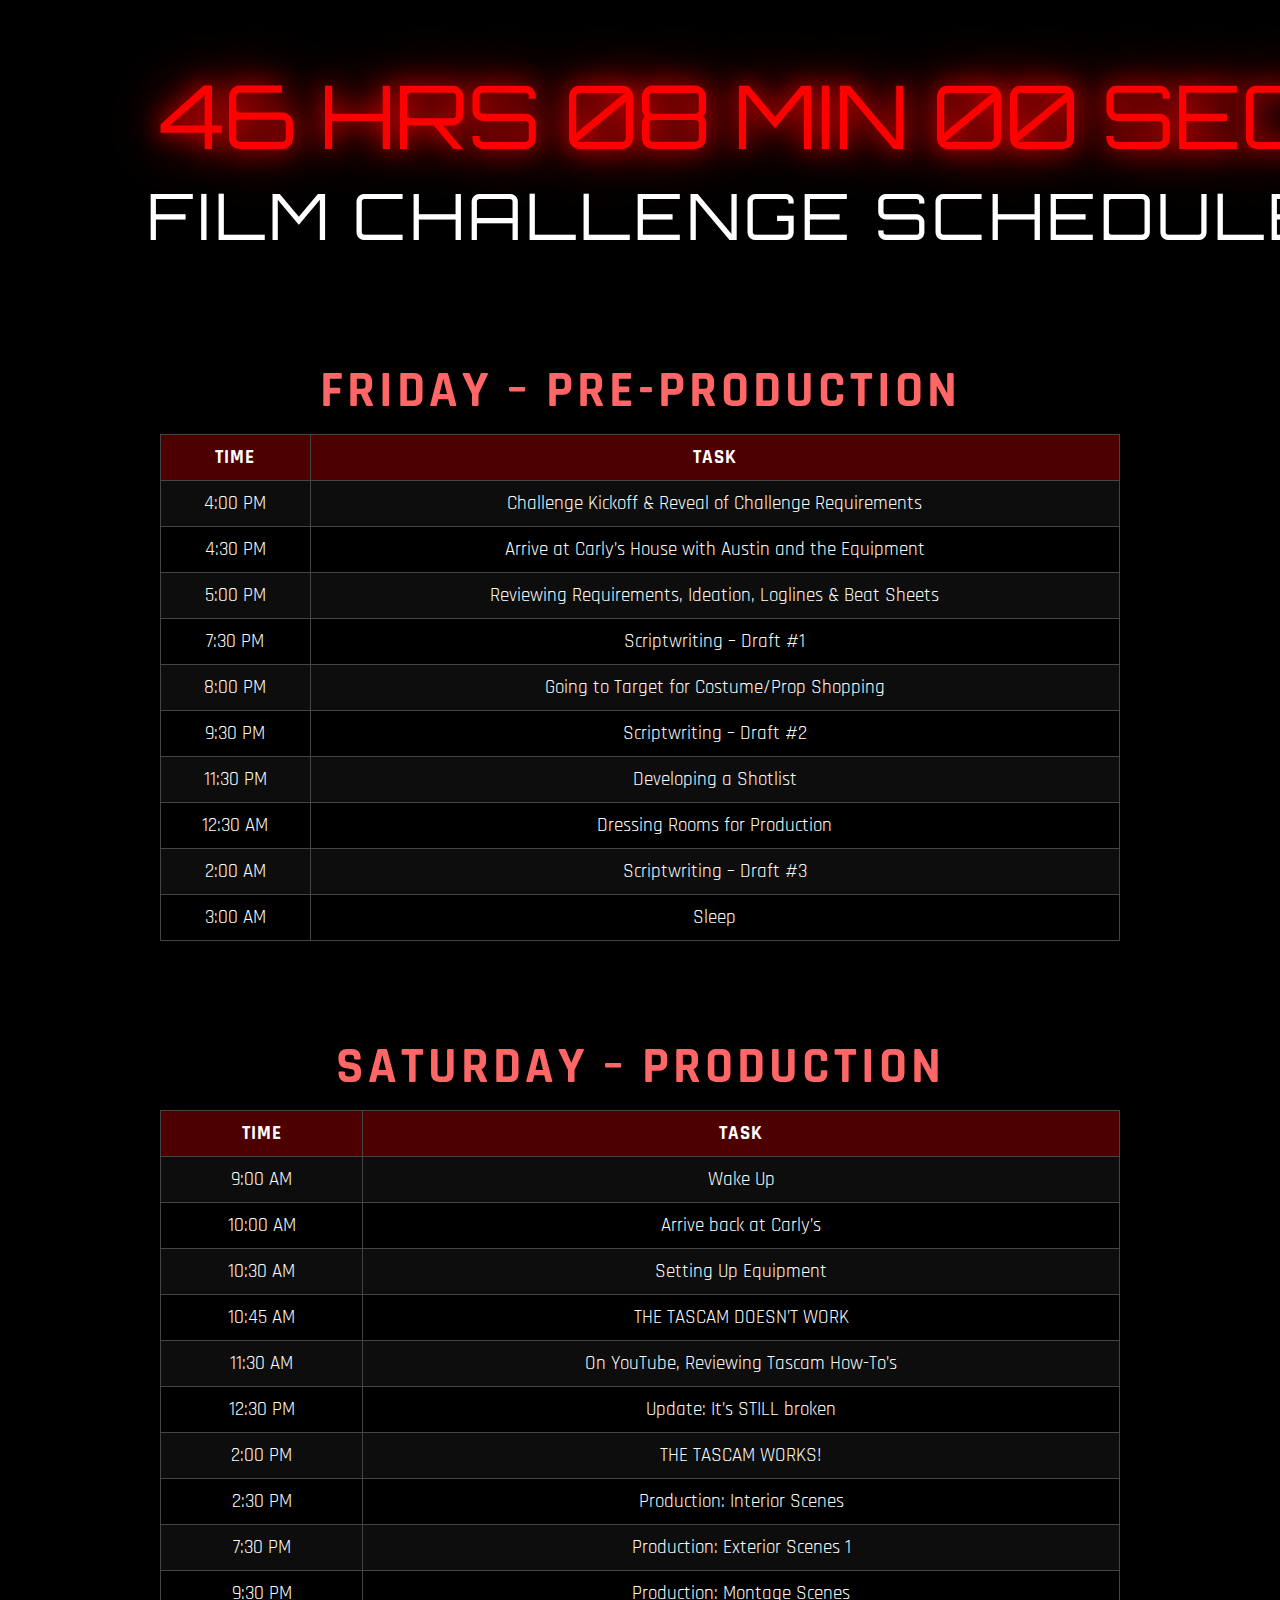
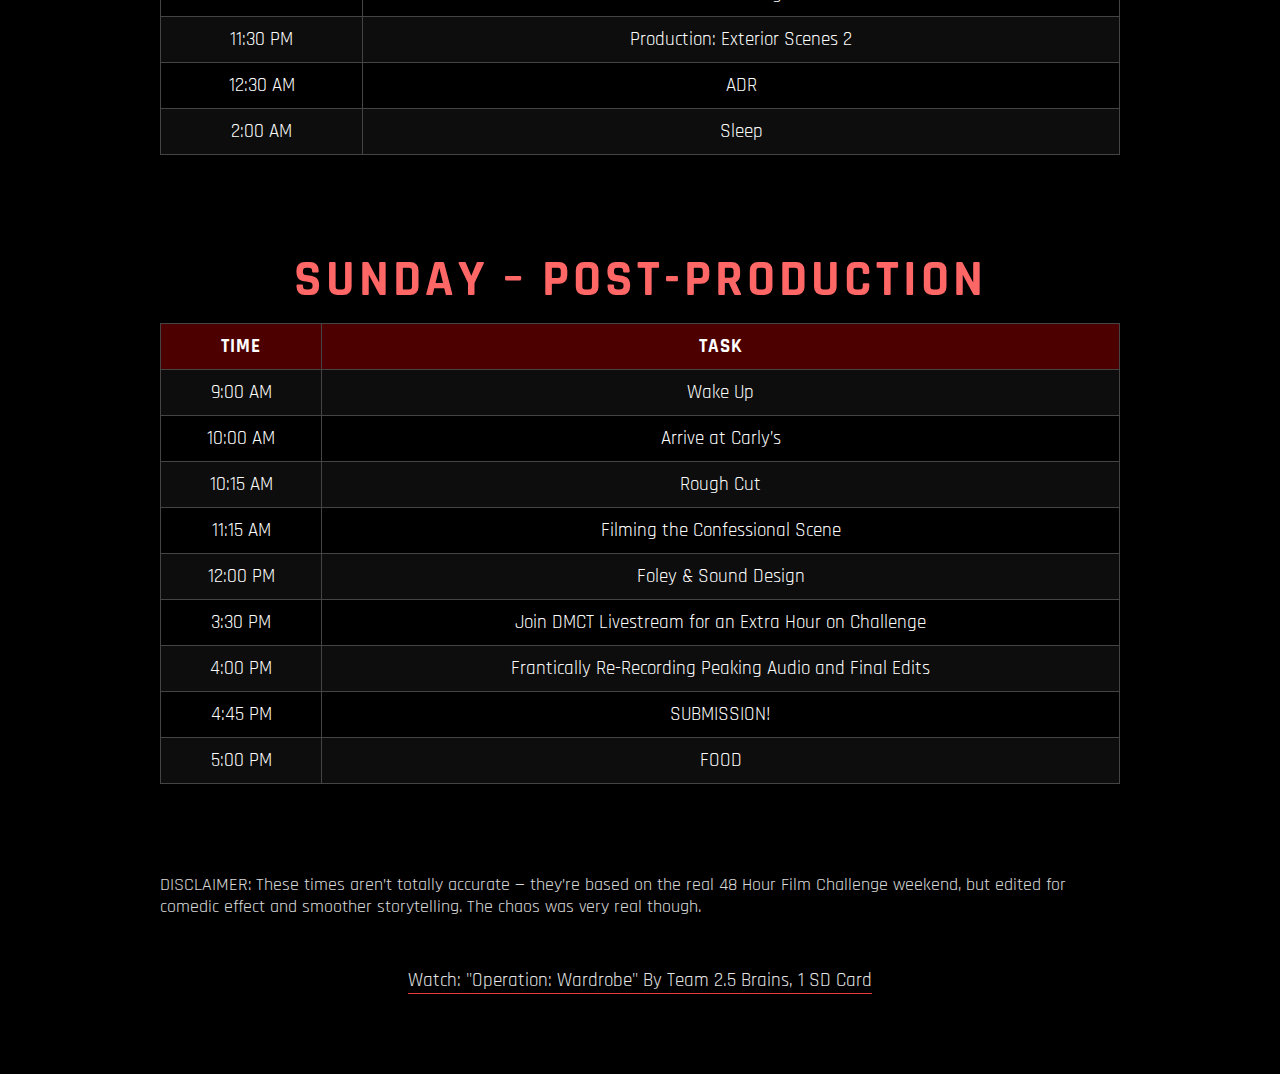
<file: webdesign/48hrfilmchallengeschedule/index.html>
<!-- AI was used in the production of this project. Shiloh Williamson. November 2025 -->

<!-- 
  PROJECT BRIEF/EXPLANATION OF MY IDEA/THOUGHTS: I got a little bit of a late start on this project, partly because I was so busy this weekend with the 48 Hour Film Challenge. But that experience inspired me to use the weekend’s schedule for Part 1 of this project. I wanted to emulate the frantic, hectic nature of that experience—it was a phenomenal time in the end despite the stress—and to do so I made several design choices. First, I drew from the color palette I used in my Twenty One Pilots single-page website design because it carried a similar energy and intensity that I wanted to recreate here. Second, I decided to include a timer countdown to reflect the real-time crunch of the challenge. I already knew how to create glowing and bold text effects from previous projects, but I used W3Schools and AI to help fine-tune and animate the countdown for this page.
-->

<!-- All code that was generated with the use of outside resources or AI will be properly cited below. -->

<!DOCTYPE html>
<html lang="en">
  <head>
    <meta charset="UTF-8" />
    <meta name="viewport" content="width=device-width, initial-scale=1.0" />
    <title>48-Hour Film Challenge Schedule</title>

    <!-- Countdown + FILM CHALLENGE SCHEDULE font (Orbitron from Google Fonts) -->
    <link rel="preconnect" href="https://fonts.googleapis.com" />
    <link rel="preconnect" href="https://fonts.gstatic.com" crossorigin />
    <link
      href="https://fonts.googleapis.com/css2?family=Orbitron:wght@400..900&display=swap"
      rel="stylesheet"
    />

    <!-- Text in the table font (Rajdhani from Google Fonts) -->
    <link rel="preconnect" href="https://fonts.googleapis.com" />
    <link rel="preconnect" href="https://fonts.gstatic.com" crossorigin />
    <link
      href="https://fonts.googleapis.com/css2?family=Rajdhani:wght@300;400;500;600;700&display=swap"
      rel="stylesheet"
    />

    <style>
      body {
        background-color: #000;
        color: #fff;
        margin: 0;
        font-family: "Rajdhani", sans-serif;
        display: flex;
        flex-direction: column;
        align-items: center;
        justify-content: flex-start;
        min-height: 100vh;
        padding-top: 60px;
      }

      /* COUNTDOWN */
      .timer {
        font-family: "Orbitron", sans-serif;
        font-size: 5.5rem;
        color: red;
        text-shadow: 0 0 25px red, 0 0 55px red;
        animation: pulse 1.2s infinite alternate;
        text-align: center;
        margin-bottom: 0;
        white-space: nowrap;
        width: 75%;
      }

      @keyframes pulse {
        from {
          text-shadow: 0 0 15px red, 0 0 35px red;
        }
        to {
          text-shadow: 0 0 60px #ff5555, 0 0 100px #ff0000;
        }
      }

      .subtitle {
        font-family: "Orbitron", sans-serif;
        font-size: 4rem;
        color: #fff;
        text-transform: uppercase;
        letter-spacing: 4px;
        margin-top: 5px;
        margin-bottom: 60px;
        width: 75%;
        white-space: nowrap;
        text-align: center;
        padding-right: 5%;
        margin-left: 3%;
      }

      /* Table styling */
      table {
        width: 75%;
        border-collapse: collapse;
        margin-bottom: 50px;
        font-size: 1.2rem;
        color: #fff;
        text-align: center;
      }

      th,
      td {
        border: 1px solid #444;
        padding: 10px;
      }

      th {
        background-color: rgba(255, 0, 0, 0.3);
        font-weight: 700;
        text-transform: uppercase;
        letter-spacing: 1px;
      }

      tr:nth-child(even) {
        background-color: rgba(255, 255, 255, 0.05);
      }

      tr:hover {
        background-color: rgba(255, 0, 0, 0.25);
        transition: background-color 0.3s ease-in-out;
      }

      h2 {
        text-align: center;
        text-transform: uppercase;
        letter-spacing: 4px;
        color: #ff6666;
        margin-bottom: 10px;
        font-size: 3.2rem;
        width: 75%;
      }

      .disclaimer {
        width: 75%;
        text-align: left;
        font-size: 1.1rem;
        color: #fff;
        margin-top: 40px;
        margin-bottom: 20px;
        font-family: "Rajdhani", sans-serif;
        opacity: 0.85;
      }

      /* Styles for the SharePoint link at the bottom */
      a {
        display: block;
        text-align: center;
        font-family: "Rajdhani", sans-serif;
        color: #fff;
        text-decoration: none;
        font-size: 1.2rem;
        border-bottom: 1px solid #ff4444;
        width: fit-content;
        margin: 30px auto 80px auto;
        opacity: 0.9;
      }

      a:hover {
        color: #ff4444;
      }
    </style>
  </head>

  <body>
    <!-- Countdown and subtitle -->
    <div class="timer" id="countdown">48 HRS 00 MIN 00 SEC</div>
    <div class="subtitle">Film Challenge Schedule</div>

    <!-- Countdown acceleration (3 minutes total runtime). For reference, I used this tutoral from w3schools: https://www.w3schools.com/howto/howto_js_countdown.asp to create a countdown timer using javascript but it was only ticking in real time from 48 hours. I didn't think this would showcase the franticness that defined this challenge so I used AI to accelerate the timer.   -->
    <script>
      let totalSeconds = 48 * 60 * 60;
      const countdownDuration = 180;
      const step = totalSeconds / countdownDuration;

      function updateTimer() {
        const hours = Math.floor(totalSeconds / 3600);
        const minutes = Math.floor((totalSeconds % 3600) / 60);
        const seconds = Math.floor(totalSeconds % 60);

        const formattedTime =
          String(hours).padStart(2, "0") +
          " HRS " +
          String(minutes).padStart(2, "0") +
          " MIN " +
          String(seconds).padStart(2, "0") +
          " SEC";

        document.getElementById("countdown").textContent = formattedTime;

        if (totalSeconds > 0) {
          totalSeconds -= step;
        } else {
          clearInterval(timerInterval);
          document.getElementById("countdown").textContent =
            "00 HRS 00 MIN 00 SEC";
        }
      }

      updateTimer();
      const timerInterval = setInterval(updateTimer, 100);
    </script>

    <!-- Friday Info -->
    <h2>Friday – Pre-Production</h2>
    <table>
      <tr><th>Time</th><th>Task</th></tr>
      <tr><td>4:00 PM</td><td>Challenge Kickoff & Reveal of Challenge Requirements</td></tr>
      <tr><td>4:30 PM</td><td>Arrive at Carly’s House with Austin and the Equipment</td></tr>
      <tr><td>5:00 PM</td><td>Reviewing Requirements, Ideation, Loglines & Beat Sheets</td></tr>
      <tr><td>7:30 PM</td><td>Scriptwriting – Draft #1</td></tr>
      <tr><td>8:00 PM</td><td>Going to Target for Costume/Prop Shopping</td></tr>
      <tr><td>9:30 PM</td><td>Scriptwriting – Draft #2</td></tr>
      <tr><td>11:30 PM</td><td>Developing a Shotlist</td></tr>
      <tr><td>12:30 AM</td><td>Dressing Rooms for Production</td></tr>
      <tr><td>2:00 AM</td><td>Scriptwriting – Draft #3</td></tr>
      <tr><td>3:00 AM</td><td>Sleep</td></tr>
    </table>

    <!-- Saturday Info -->
    <h2>Saturday – Production</h2>
    <table>
      <tr><th>Time</th><th>Task</th></tr>
      <tr><td>9:00 AM</td><td>Wake Up</td></tr>
      <tr><td>10:00 AM</td><td>Arrive back at Carly’s</td></tr>
      <tr><td>10:30 AM</td><td>Setting Up Equipment</td></tr>
      <tr><td>10:45 AM</td><td>THE TASCAM DOESN’T WORK</td></tr>
      <tr><td>11:30 AM</td><td>On YouTube, Reviewing Tascam How-To’s</td></tr>
      <tr><td>12:30 PM</td><td>Update: It’s STILL broken</td></tr>
      <tr><td>2:00 PM</td><td>THE TASCAM WORKS!</td></tr>
      <tr><td>2:30 PM</td><td>Production: Interior Scenes</td></tr>
      <tr><td>7:30 PM</td><td>Production: Exterior Scenes 1</td></tr>
      <tr><td>9:30 PM</td><td>Production: Montage Scenes</td></tr>
      <tr><td>11:30 PM</td><td>Production: Exterior Scenes 2</td></tr>
      <tr><td>12:30 AM</td><td>ADR</td></tr>
      <tr><td>2:00 AM</td><td>Sleep</td></tr>
    </table>

    <!-- Sunday Info -->
    <h2>Sunday – Post-Production</h2>
    <table>
      <tr><th>Time</th><th>Task</th></tr>
      <tr><td>9:00 AM</td><td>Wake Up</td></tr>
      <tr><td>10:00 AM</td><td>Arrive at Carly’s</td></tr>
      <tr><td>10:15 AM</td><td>Rough Cut</td></tr>
      <tr><td>11:15 AM</td><td>Filming the Confessional Scene</td></tr>
      <tr><td>12:00 PM</td><td>Foley & Sound Design</td></tr>
      <tr><td>3:30 PM</td><td>Join DMCT Livestream for an Extra Hour on Challenge</td></tr>
      <tr><td>4:00 PM</td><td>Frantically Re-Recording Peaking Audio and Final Edits</td></tr>
      <tr><td>4:45 PM</td><td>SUBMISSION!</td></tr>
      <tr><td>5:00 PM</td><td>FOOD</td></tr>
    </table>

    <!-- Disclaimer -->
    <p class="disclaimer">
      DISCLAIMER: These times aren’t totally accurate — they’re based on the real 48 Hour Film Challenge weekend, but edited for comedic effect and smoother storytelling. The chaos was very real though.
    </p>

    <!-- Link to our short film (3 min; "Operation: Wardrobe") -->
    <a
      href="https://uconn-my.sharepoint.com/:v:/g/personal/shiloh_williamson_uconn_edu/Ebj4fLK_XE5Lo4xffnzprGQBz7tSYPpx53KOTB3zYuS0QQ?nav=eyJyZWZlcnJhbEluZm8iOnsicmVmZXJyYWxBcHAiOiJPbmVEcml2ZUZvckJ1c2luZXNzIiwicmVmZXJyYWxBcHBQbGF0Zm9ybSI6IldlYiIsInJlZmVycmFsTW9kZSI6InZpZXciLCJyZWZlcnJhbFZpZXciOiJNeUZpbGVzTGlua0NvcHkifX0&e=wYrZiU"
      target="_blank"
      >Watch: "Operation: Wardrobe" By Team 2.5 Brains, 1 SD Card </a
    >
  </body>
</html>
</file>
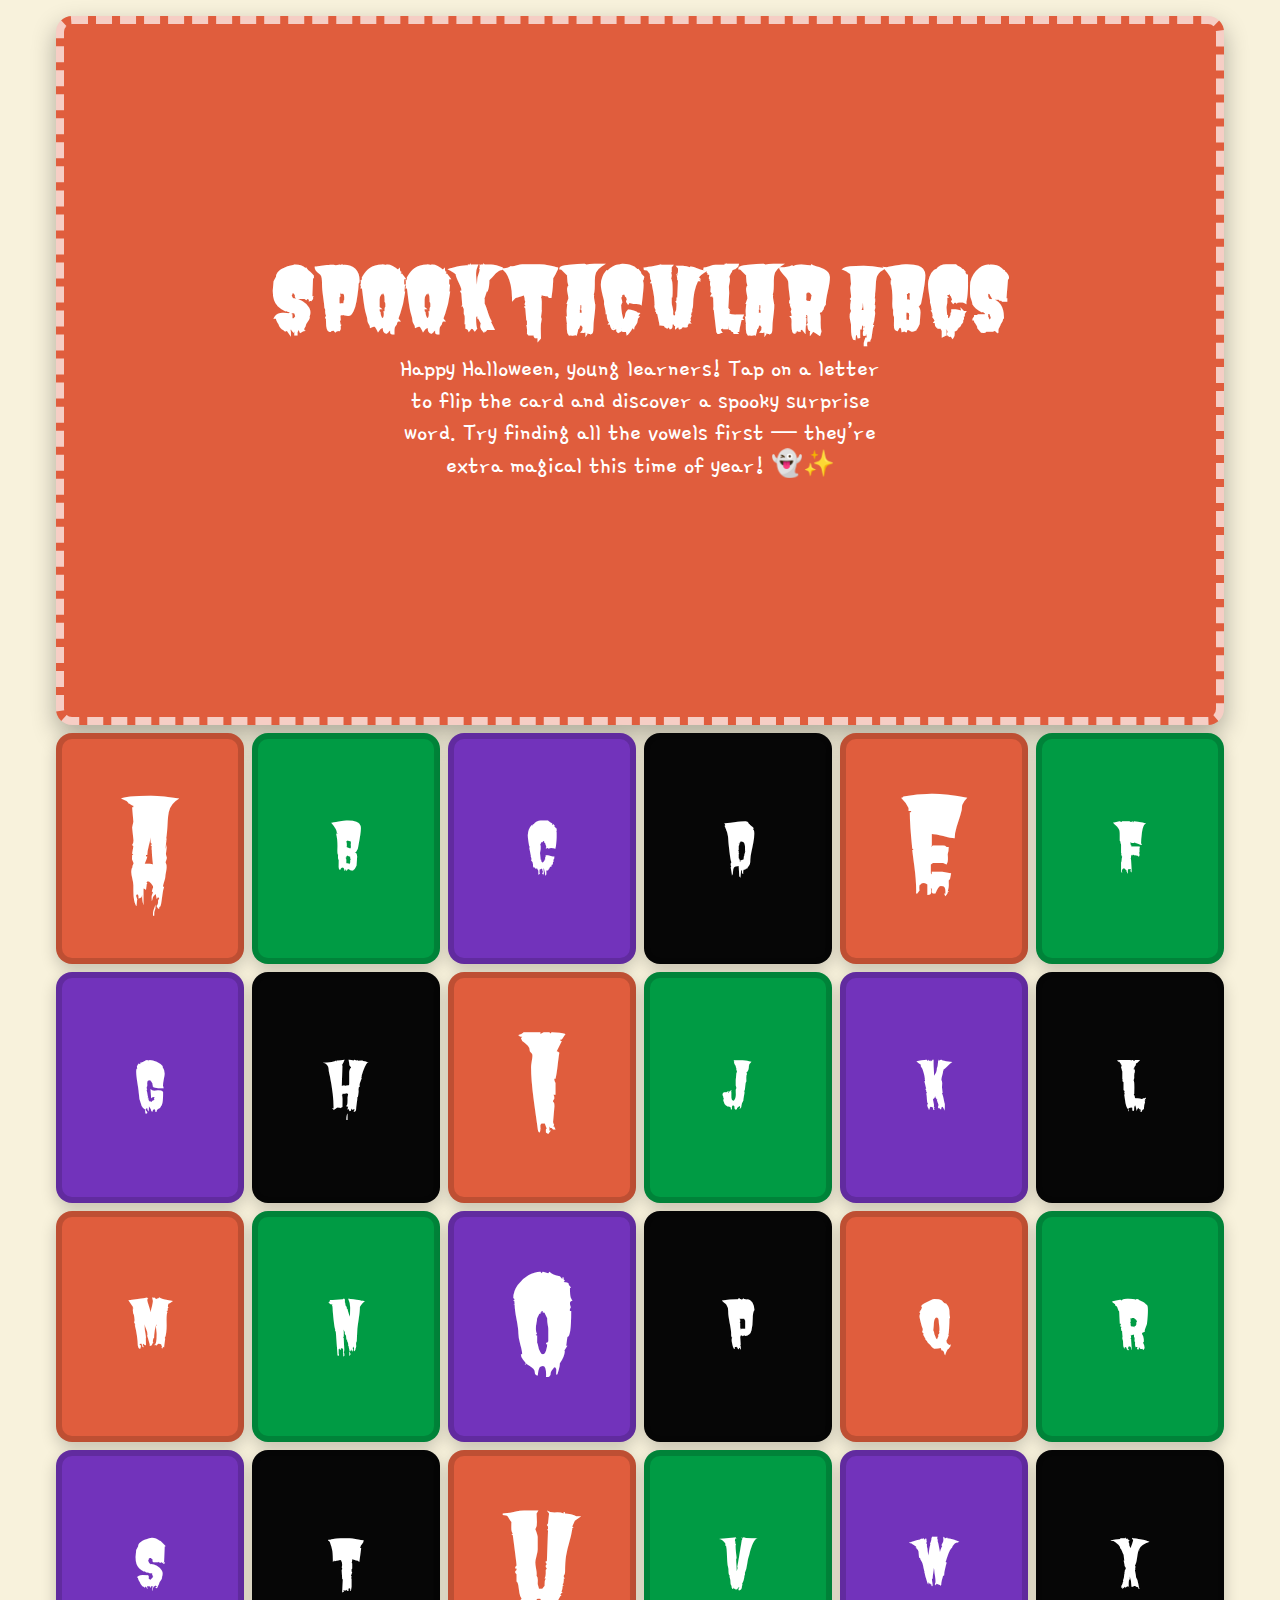
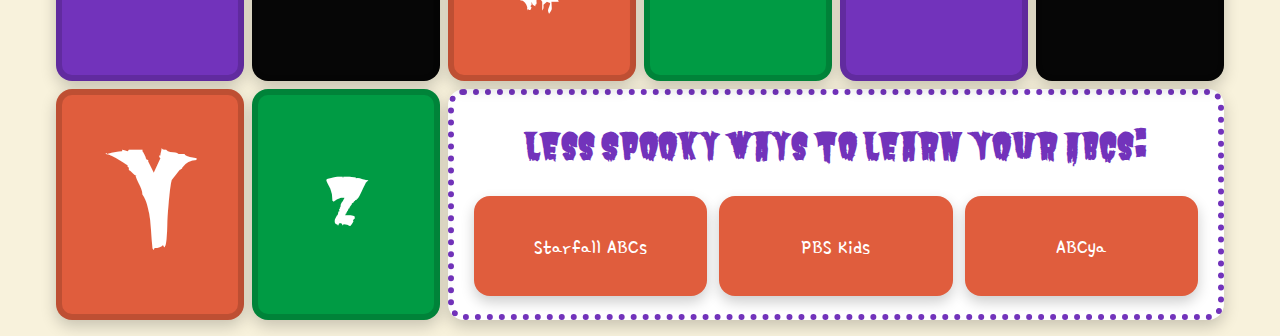
<file: webdesign/spooktacularabcs/index.html>
<!DOCTYPE html>
<html lang="en">
  <head>
    <meta charset="UTF-8" />
    <title>Spooktacular ABCs</title>
    <meta name="viewport" content="width=device-width, initial-scale=1" />

    <!-- Google Fonts -->
    <link rel="preconnect" href="https://fonts.googleapis.com" />
    <link rel="preconnect" href="https://fonts.gstatic.com" crossorigin />
    <link
      href="https://fonts.googleapis.com/css2?family=Butcherman&family=Gamja+Flower&display=swap"
      rel="stylesheet"
    />

    <style>
      :root {
        --orange: #d93b18;
        --green: #03a64a;
        --purple: #6503a6;
        --black: #111111;
        --paper: #f7efe3;
        --ink: #1a1a1a;
        --gap: 8px;
        --radius: 16px;
      }

      /* The OKLCH Colour System */
      @supports (color: oklch(50% 0.1 200)) {
        :root{
          /* Matches your palette, now in OKLCH */
          --orange: oklch(64% 0.17 35);   /* ~ #D93B18 */
          --green:  oklch(60% 0.17 150);  /* ~ #03A64A */
          --purple: oklch(48% 0.20 300);  /* ~ #6503A6 */
          --black:  oklch(12% 0 0);       /* ~ #111111 */
          --paper:  oklch(96% 0.03 95);   /* ~ #f7efe3 */
          --ink:    oklch(20% 0 0);       /* ~ #1a1a1a */
        }
      }

      * {
        box-sizing: border-box;
      }
      html,
      body {
        margin: 0;
        background: var(--paper);
        font-family: "Gamja Flower", sans-serif;
        color: var(--ink);
      }
      .page {
        max-width: 1200px;
        margin: 0 auto;
        padding: 16px;
      }

      /* From CSSGridBuilder (6x8) */
      .parent {
        display: grid;
        grid-template-columns: repeat(6, 1fr);
        grid-template-rows: repeat(8, 1fr);
        gap: var(--gap);
        min-height: 100vh;
      }

      .div1 {
        grid-column: span 6;
        grid-row: span 3;
      }
      .div2 {
        grid-row-start: 4;
      }
      .div3 {
        grid-row-start: 4;
      }
      .div4 {
        grid-row-start: 4;
      }
      .div5 {
        grid-row-start: 4;
      }
      .div6 {
        grid-row-start: 4;
      }
      .div7 {
        grid-row-start: 4;
      }
      .div8 {
        grid-row-start: 5;
      }
      .div9 {
        grid-row-start: 5;
      }
      .div10 {
        grid-row-start: 5;
      }
      .div11 {
        grid-row-start: 5;
      }
      .div12 {
        grid-row-start: 5;
      }
      .div13 {
        grid-row-start: 5;
      }
      .div14 {
        grid-row-start: 6;
      }
      .div15 {
        grid-row-start: 6;
      }
      .div16 {
        grid-row-start: 6;
      }
      .div17 {
        grid-row-start: 6;
      }
      .div18 {
        grid-row-start: 6;
      }
      .div19 {
        grid-row-start: 6;
      }
      .div20 {
        grid-row-start: 7;
      }
      .div21 {
        grid-row-start: 7;
      }
      .div22 {
        grid-row-start: 7;
      }
      .div23 {
        grid-row-start: 7;
      }
      .div24 {
        grid-row-start: 7;
      }
      .div25 {
        grid-row-start: 7;
      }
      .div26 {
        grid-row-start: 8;
      }
      .div27 {
        grid-row-start: 8;
      }
      .div28 {
        grid-column: span 4;
        grid-row-start: 8;
      }

      /* Title */
      .title-card {
        background: var(--orange);
        border-radius: var(--radius);
        color: #fff;
        display: flex;
        flex-direction: column;
        justify-content: center;
        align-items: center;
        text-align: center;
        padding: 30px 24px;
        border: 8px dashed rgba(255, 255, 255, 0.7);
        box-shadow: 0 10px 25px rgba(0, 0, 0, 0.3);
      }
      .title {
        font-family: "Butcherman", system-ui;
        font-size: clamp(3.2rem, 7vw, 5.2rem);
        margin: 0;
        line-height: 1;
      }
      .subtitle{
        font-size:clamp(1.1rem,2.4vw,1.6rem);
        margin:.5rem auto 0 auto;
        color:#fff;
        max-width: 500px;
        text-align: center;
      }

      /* Letter Cards */
      .card {
        border-radius: var(--radius);
        box-shadow: 0 6px 16px rgba(0, 0, 0, 0.2);
        border: 6px solid rgba(0, 0, 0, 0.15);
        display: flex;
        align-items: center;
        justify-content: center;
        perspective: 1000px;
        overflow: hidden;
        position: relative;
        min-height: 120px;
      }
      .c-orange {
        background: var(--orange);
        color: #fff;
      }
      .c-green {
        background: var(--green);
        color: #fff;
      }
      .c-purple {
        background: var(--purple);
        color: #fff;
      }
      .c-black {
        background: var(--black);
        color: #fff;
      }

      .flip {
        position: relative;
        width: 100%;
        height: 100%;
        transform-style: preserve-3d;
        transition: transform 0.65s ease;
        display: flex;
        align-items: center;
        justify-content: center;
      }
      .card input {
        position: absolute;
        opacity: 0;
      }
      .card input:checked + label .flip {
        transform: rotateY(180deg);
      }
      .toggle {
        width: 100%;
        height: 100%;
        display: flex;
        align-items: center;
        justify-content: center;
        cursor: pointer;
      }
      .face {
        position: absolute;
        inset: 0;
        display: flex;
        align-items: center;
        justify-content: center;
        backface-visibility: hidden;
        text-align: center;
        padding: 10px;
      }
      .front {
        font-family: "Butcherman", system-ui;
        font-size: clamp(2rem, 6vw, 4rem);
      }
      .back {
        transform: rotateY(180deg);
        font-family: "Gamja Flower", sans-serif;
        font-size: clamp(1.4rem, 3vw, 1.8rem);
        text-shadow: 0 2px 0 rgba(0, 0, 0, 0.15);
        display: flex;
        align-items: center;
        justify-content: center;
      }

      /* Glowing Effect for Vowels */
      .vowel .front {
        animation: glow 2.2s ease-in-out infinite alternate;
      }

      /* Makes Vowels Bigger than Other Letters (AEIOUY)*/
      .vowel .front {
        font-size: clamp(4rem, 10vw, 8rem) !important;
      }

      @keyframes glow {
        from {
          text-shadow: 0 0 10px rgba(255, 255, 255, 0.5),
            0 0 20px rgba(255, 255, 255, 0.4);
        }
        to {
          text-shadow: 0 0 25px rgba(255, 255, 255, 0.9),
            0 0 50px rgba(255, 255, 255, 0.8);
        }
      }

      /* Resources Section - Where I'm putting all the links to other ABC-learning websites */
      .resources {
        background: #fff;
        color: var(--ink);
        border-radius: var(--radius);
        border: 6px dotted var(--purple);
        padding: 18px 20px;
        text-align: center;
        box-shadow: 0 6px 16px rgba(0, 0, 0, 0.2);
      }
      .resources h2 {
        font-family: "Butcherman", system-ui;
        color: var(--purple);
        margin: 0 0 15px;
        font-size: clamp(1.8rem, 3vw, 2.2rem);
      }
      .link-grid {
        display: grid;
        grid-template-columns: repeat(3, 1fr);
        gap: 12px;
      }
      .link-grid a {
        background: var(--orange);
        color: #fff;
        text-decoration: none;
        font-family: "Gamja Flower", sans-serif;
        font-size: clamp(1.1rem, 2vw, 1.4rem);
        border-radius: var(--radius);
        display: flex;
        align-items: center;
        justify-content: center;
        padding: 20px;
        height: 100px;
        box-shadow: 0 6px 14px rgba(0, 0, 0, 0.2);
        transition: transform 0.25s ease, box-shadow 0.25s ease,
          background 0.25s ease;
      }
      .link-grid a:hover {
        transform: translateY(-5px) scale(1.05);
        box-shadow: 0 10px 25px rgba(0, 0, 0, 0.3);
        background: var(--black);
      }

      @media (max-width: 900px) {
        .card {
          min-height: 140px;
        }
        .link-grid {
          grid-template-columns: 1fr;
        }
      }
    </style>
  </head>
  <body>
    <div class="page">
      <div class="parent">
        <!-- Title -->
        <section class="div1 title-card">
          <h1 class="title">Spooktacular ABCs</h1>
          <p class="subtitle">
            Happy Halloween, young learners! Tap on a letter to flip the card
            and discover a spooky surprise word. Try finding all the vowels
            first — they’re extra magical this time of year! 👻✨
          </p>
        </section>

        <!-- ROW 4: A B C D E F -->
        <div class="div2 card c-orange vowel">
          <input type="checkbox" id="A" />
          <label for="A" class="toggle">
            <div class="flip">
              <div class="face front">A</div>
              <div class="face back">Apple</div>
            </div>
          </label>
        </div>

        <div class="div3 card c-green">
          <input type="checkbox" id="B" />
          <label for="B" class="toggle">
            <div class="flip">
              <div class="face front">B</div>
              <div class="face back">Bat</div>
            </div>
          </label>
        </div>

        <div class="div4 card c-purple">
          <input type="checkbox" id="C" />
          <label for="C" class="toggle">
            <div class="flip">
              <div class="face front">C</div>
              <div class="face back">Cauldron</div>
            </div>
          </label>
        </div>

        <div class="div5 card c-black">
          <input type="checkbox" id="D" />
          <label for="D" class="toggle">
            <div class="flip">
              <div class="face front">D</div>
              <div class="face back">Dracula</div>
            </div>
          </label>
        </div>

        <div class="div6 card c-orange vowel">
          <input type="checkbox" id="E" />
          <label for="E" class="toggle">
            <div class="flip">
              <div class="face front">E</div>
              <div class="face back">Enchantment</div>
            </div>
          </label>
        </div>

        <div class="div7 card c-green">
          <input type="checkbox" id="F" />
          <label for="F" class="toggle">
            <div class="flip">
              <div class="face front">F</div>
              <div class="face back">Frankenstein</div>
            </div>
          </label>
        </div>

        <!-- ROW 5: G H I J K L -->
        <div class="div8 card c-purple">
          <input type="checkbox" id="G" />
          <label for="G" class="toggle">
            <div class="flip">
              <div class="face front">G</div>
              <div class="face back">Ghost</div>
            </div>
          </label>
        </div>

        <div class="div9 card c-black">
          <input type="checkbox" id="H" />
          <label for="H" class="toggle">
            <div class="flip">
              <div class="face front">H</div>
              <div class="face back">Haunted House</div>
            </div>
          </label>
        </div>

        <div class="div10 card c-orange vowel">
          <input type="checkbox" id="I" />
          <label for="I" class="toggle">
            <div class="flip">
              <div class="face front">I</div>
              <div class="face back">Imp</div>
            </div>
          </label>
        </div>

        <div class="div11 card c-green">
          <input type="checkbox" id="J" />
          <label for="J" class="toggle">
            <div class="flip">
              <div class="face front">J</div>
              <div class="face back">Jack O' Lantern</div>
            </div>
          </label>
        </div>

        <div class="div12 card c-purple">
          <input type="checkbox" id="K" />
          <label for="K" class="toggle">
            <div class="flip">
              <div class="face front">K</div>
              <div class="face back">Kraken</div>
            </div>
          </label>
        </div>

        <div class="div13 card c-black">
          <input type="checkbox" id="L" />
          <label for="L" class="toggle">
            <div class="flip">
              <div class="face front">L</div>
              <div class="face back">Lair - An Evil One</div>
            </div>
          </label>
        </div>

        <!-- ROW 6: M N O P Q R -->
        <div class="div14 card c-orange">
          <input type="checkbox" id="M" />
          <label for="M" class="toggle">
            <div class="flip">
              <div class="face front">M</div>
              <div class="face back">Mummy</div>
            </div>
          </label>
        </div>

        <div class="div15 card c-green">
          <input type="checkbox" id="N" />
          <label for="N" class="toggle">
            <div class="flip">
              <div class="face front">N</div>
              <div class="face back">Night</div>
            </div>
          </label>
        </div>

        <div class="div16 card c-purple vowel">
          <input type="checkbox" id="O" />
          <label for="O" class="toggle">
            <div class="flip">
              <div class="face front">O</div>
              <div class="face back">Ogre</div>
            </div>
          </label>
        </div>

        <div class="div17 card c-black">
          <input type="checkbox" id="P" />
          <label for="P" class="toggle">
            <div class="flip">
              <div class="face front">P</div>
              <div class="face back">Pumpkin</div>
            </div>
          </label>
        </div>

        <div class="div18 card c-orange">
          <input type="checkbox" id="Q" />
          <label for="Q" class="toggle">
            <div class="flip">
              <div class="face front">Q</div>
              <div class="face back">Queen</div>
            </div>
          </label>
        </div>

        <div class="div19 card c-green">
          <input type="checkbox" id="R" />
          <label for="R" class="toggle">
            <div class="flip">
              <div class="face front">R</div>
              <div class="face back">Raven</div>
            </div>
          </label>
        </div>

        <!-- ROW 7: S T U V W X -->
        <div class="div20 card c-purple">
          <input type="checkbox" id="S" />
          <label for="S" class="toggle">
            <div class="flip">
              <div class="face front">S</div>
              <div class="face back">Skeleton</div>
            </div>
          </label>
        </div>

        <div class="div21 card c-black">
          <input type="checkbox" id="T" />
          <label for="T" class="toggle">
            <div class="flip">
              <div class="face front">T</div>
              <div class="face back">Tombstone</div>
            </div>
          </label>
        </div>

        <div class="div22 card c-orange vowel">
          <input type="checkbox" id="U" />
          <label for="U" class="toggle">
            <div class="flip">
              <div class="face front">U</div>
              <div class="face back">Unicorn</div>
            </div>
          </label>
        </div>

        <div class="div23 card c-green">
          <input type="checkbox" id="V" />
          <label for="V" class="toggle">
            <div class="flip">
              <div class="face front">V</div>
              <div class="face back">Vampire</div>
            </div>
          </label>
        </div>

        <div class="div24 card c-purple">
          <input type="checkbox" id="W" />
          <label for="W" class="toggle">
            <div class="flip">
              <div class="face front">W</div>
              <div class="face back">Witch</div>
            </div>
          </label>
        </div>

        <div class="div25 card c-black">
          <input type="checkbox" id="X" />
          <label for="X" class="toggle">
            <div class="flip">
              <div class="face front">X</div>
              <div class="face back">X-Ray Bones</div>
            </div>
          </label>
        </div>

        <!-- ROW 8: Y Z + RESOURCES -->
        <div class="div26 card c-orange vowel">
          <input type="checkbox" id="Y" />
          <label for="Y" class="toggle">
            <div class="flip">
              <div class="face front">Y</div>
              <div class="face back">Yowl (Black Cat)</div>
            </div>
          </label>
        </div>

        <div class="div27 card c-green">
          <input type="checkbox" id="Z" />
          <label for="Z" class="toggle">
            <div class="flip">
              <div class="face front">Z</div>
              <div class="face back">Zombie</div>
            </div>
          </label>
        </div>

        <!-- Resource Section -->
        <div class="div28 resources">
          <h2>Less Spooky Ways to Learn Your ABCs:</h2>
          <div class="link-grid">
            <a href="https://www.starfall.com/h/abcs/" target="_blank"
              >Starfall ABCs</a
            >
            <a href="https://pbskids.org" target="_blank">PBS Kids</a>
            <a
              href="https://www.abcya.com/games/talk_to_me_alphabet"
              target="_blank"
              >ABCya</a
            >
          </div>
        </div>
      </div>
    </div>
  </body>
</html>
</file>
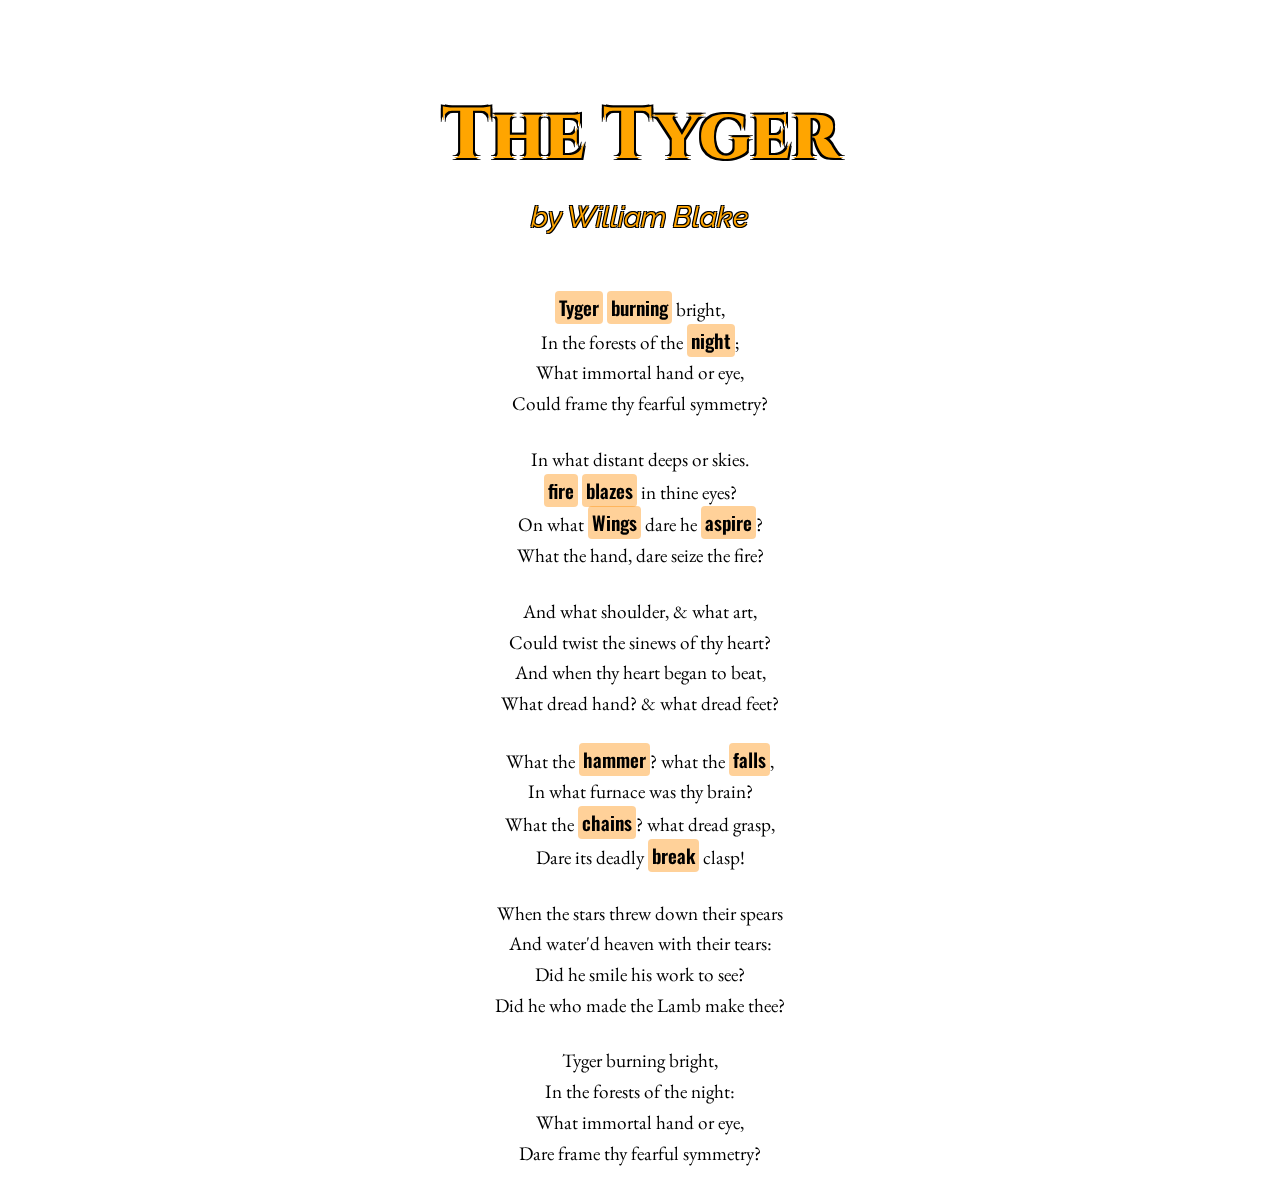
<file: webdesign/thetyger/index.html>
<!DOCTYPE html>
<html lang="en">
<head>
  <meta charset="UTF-8" />
  <title>The Tyger</title>

  <!-- Google Fonts -->
  <link rel="preconnect" href="https://fonts.googleapis.com">
  <link rel="preconnect" href="https://fonts.gstatic.com" crossorigin>
  <link href="https://fonts.googleapis.com/css2?family=Cinzel:wght@600;800&family=EB+Garamond:wght@400;500&family=Raleway:ital,wght@1,400&family=Oswald:wght@600&display=swap" rel="stylesheet">

  <style>
    body {
      margin: 0;
      padding: 0;
      min-height: 100vh;
      display: flex;
      flex-direction: column;
      align-items: center;
      color: black;
    }

    .forest-bg {
      position: fixed;
      top: 0;
      left: 0;
      right: 0;
      bottom: 0;
      background: url("https://images.pexels.com/photos/167698/pexels-photo-167698.jpeg?cs=srgb&dl=pexels-lum3n-44775-167698.jpg&fm=jpg") no-repeat center center;
      background-size: cover;
      opacity: 0.35;
      z-index: -2;
    }

    .tiger-bg {
      position: fixed;
      top: 0;
      left: 0;
      right: 0;
      bottom: 0;
      background: url("https://png.pngtree.com/png-clipart/20230918/ourmid/pngtree-wild-roar---tiger-roaring-png-image_10140389.png") no-repeat center bottom;
      background-size: contain;
      opacity: 0.18;
      z-index: -1;
      pointer-events: none;
    }

    header {
      text-align: center;
      margin-top: 40px;
      margin-bottom: 30px;
      padding: 0 16px;
    }

    h1 {
      font-family: "Cinzel", serif;
      font-size: 4.5em;
      font-weight: 800;
      color: orange;
      margin-bottom: 15px;
      text-shadow:
        -2px -2px 0 black,
         2px -2px 0 black,
        -2px  2px 0 black,
         2px  2px 0 black;
    }

    .author {
      font-family: "Raleway", sans-serif;
      font-style: italic;
      font-size: 1.8em;
      color: orange;
      margin-top: 0;
      text-shadow:
        -1px -1px 0 black,
         1px -1px 0 black,
        -1px  1px 0 black,
         1px  1px 0 black;
    }

    .poem {
      font-family: "EB Garamond", serif;
      font-size: 1.2em;
      line-height: 1.6;
      text-align: center;
      max-width: 600px;
      margin: 0 auto 25px auto;
    }

    .highlight {
      background-color: rgba(255, 140, 0, 0.4);
      border-radius: 4px;
      padding: 2px 4px;
      font-family: "Oswald", sans-serif;
      font-weight: 600;
    }
  </style>
</head>
<body>
  <div class="forest-bg"></div>
  <div class="tiger-bg"></div>

  <header>
    <h1>The Tyger</h1>
    <p class="author">by William Blake</p>
  </header>

  <!-- Poem with selective highlights -->
  <div class="poem">
    <span class="highlight">Tyger</span> <span class="highlight">burning</span> bright,<br>
    In the forests of the <span class="highlight">night</span>;<br>
    What immortal hand or eye,<br>
    Could frame thy fearful symmetry?
  </div>

  <div class="poem">
    In what distant deeps or skies.<br>
    <span class="highlight">fire</span> <span class="highlight">blazes</span> in thine eyes?<br>
    On what <span class="highlight">Wings</span> dare he <span class="highlight">aspire</span>?<br>
    What the hand, dare seize the fire?
  </div>

  <div class="poem">
    And what shoulder, &amp; what art,<br>
    Could twist the sinews of thy heart?<br>
    And when thy heart began to beat,<br>
    What dread hand? &amp; what dread feet?
  </div>

  <div class="poem">
    What the <span class="highlight">hammer</span>? what the <span class="highlight">falls</span>,<br>
    In what furnace was thy brain?<br>
    What the <span class="highlight">chains</span>? what dread grasp,<br>
    Dare its deadly <span class="highlight">break</span> clasp!
  </div>

  <div class="poem">
    When the stars threw down their spears<br>
    And water'd heaven with their tears:<br>
    Did he smile his work to see?<br>
    Did he who made the Lamb make thee?
  </div>

  <div class="poem">
    Tyger burning bright,<br>
    In the forests of the night:<br>
    What immortal hand or eye,<br>
    Dare frame thy fearful symmetry?
  </div>
</body>
</html>
</file>
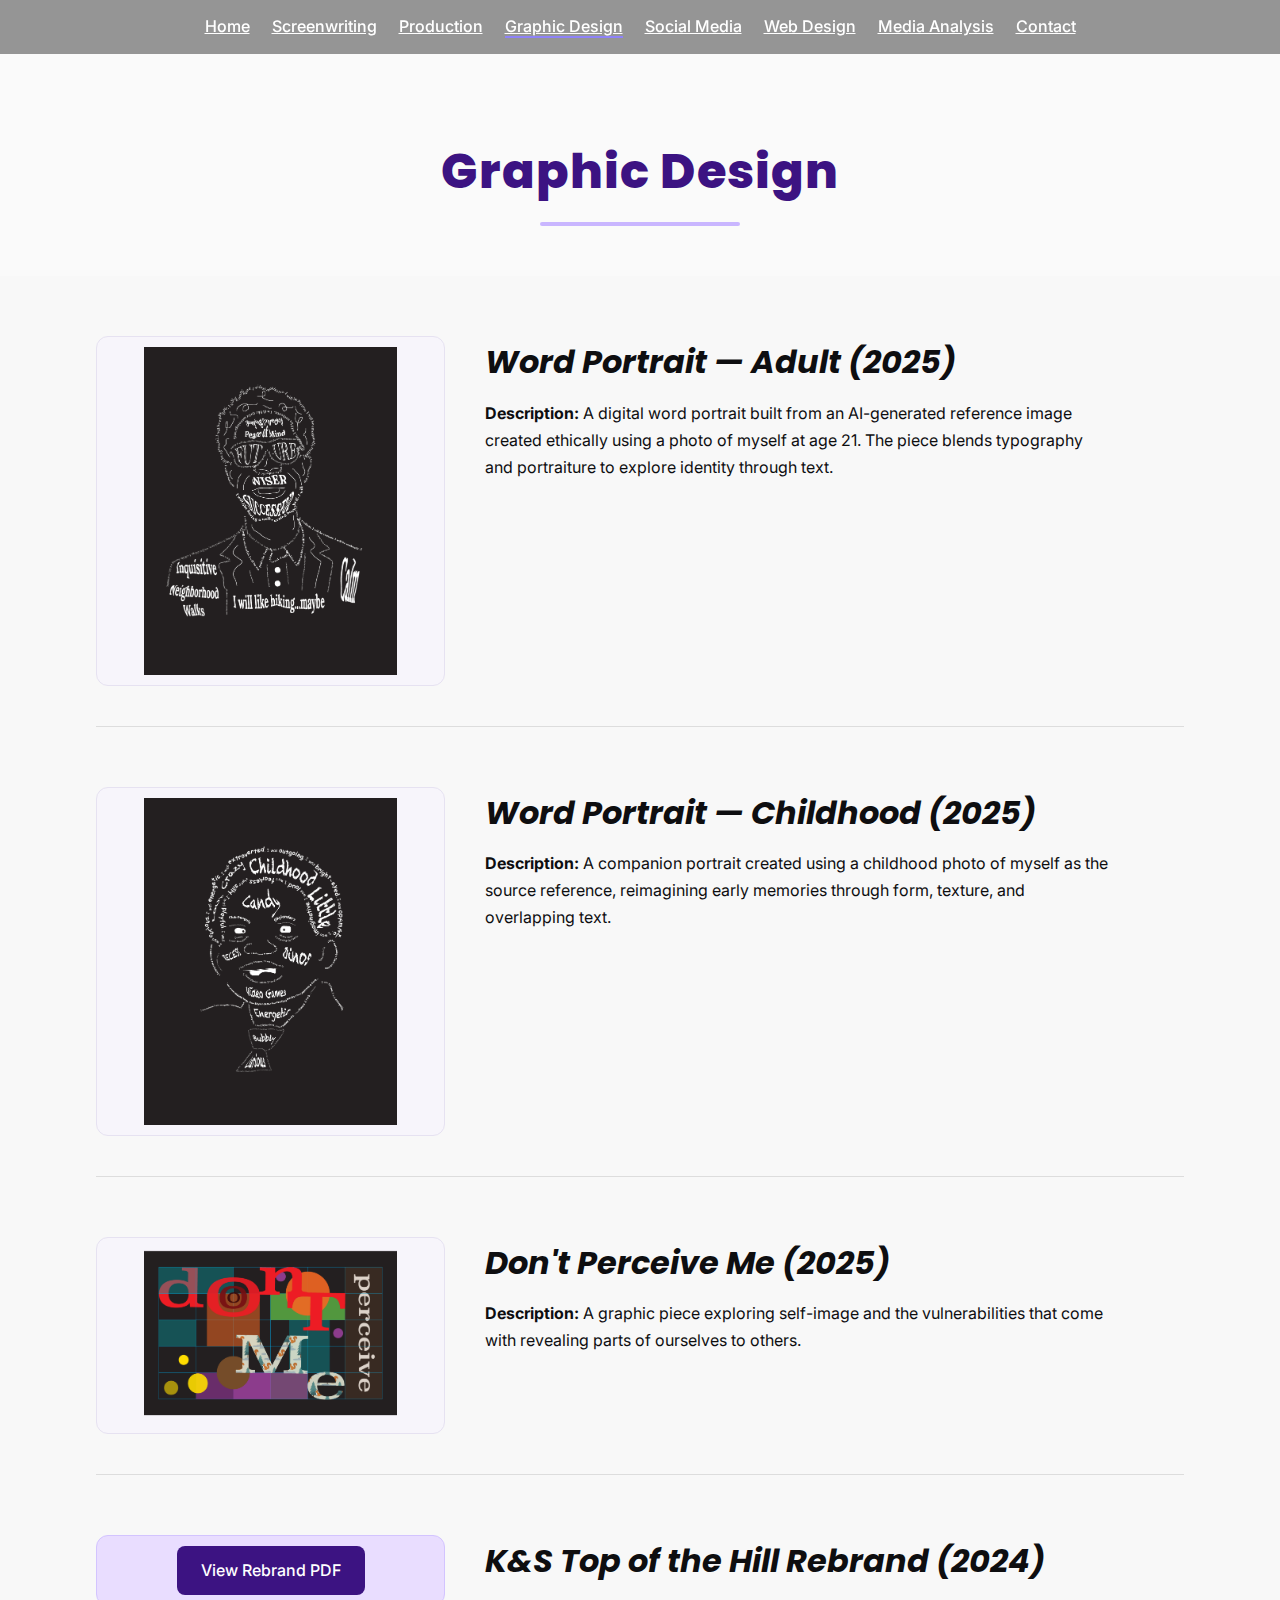
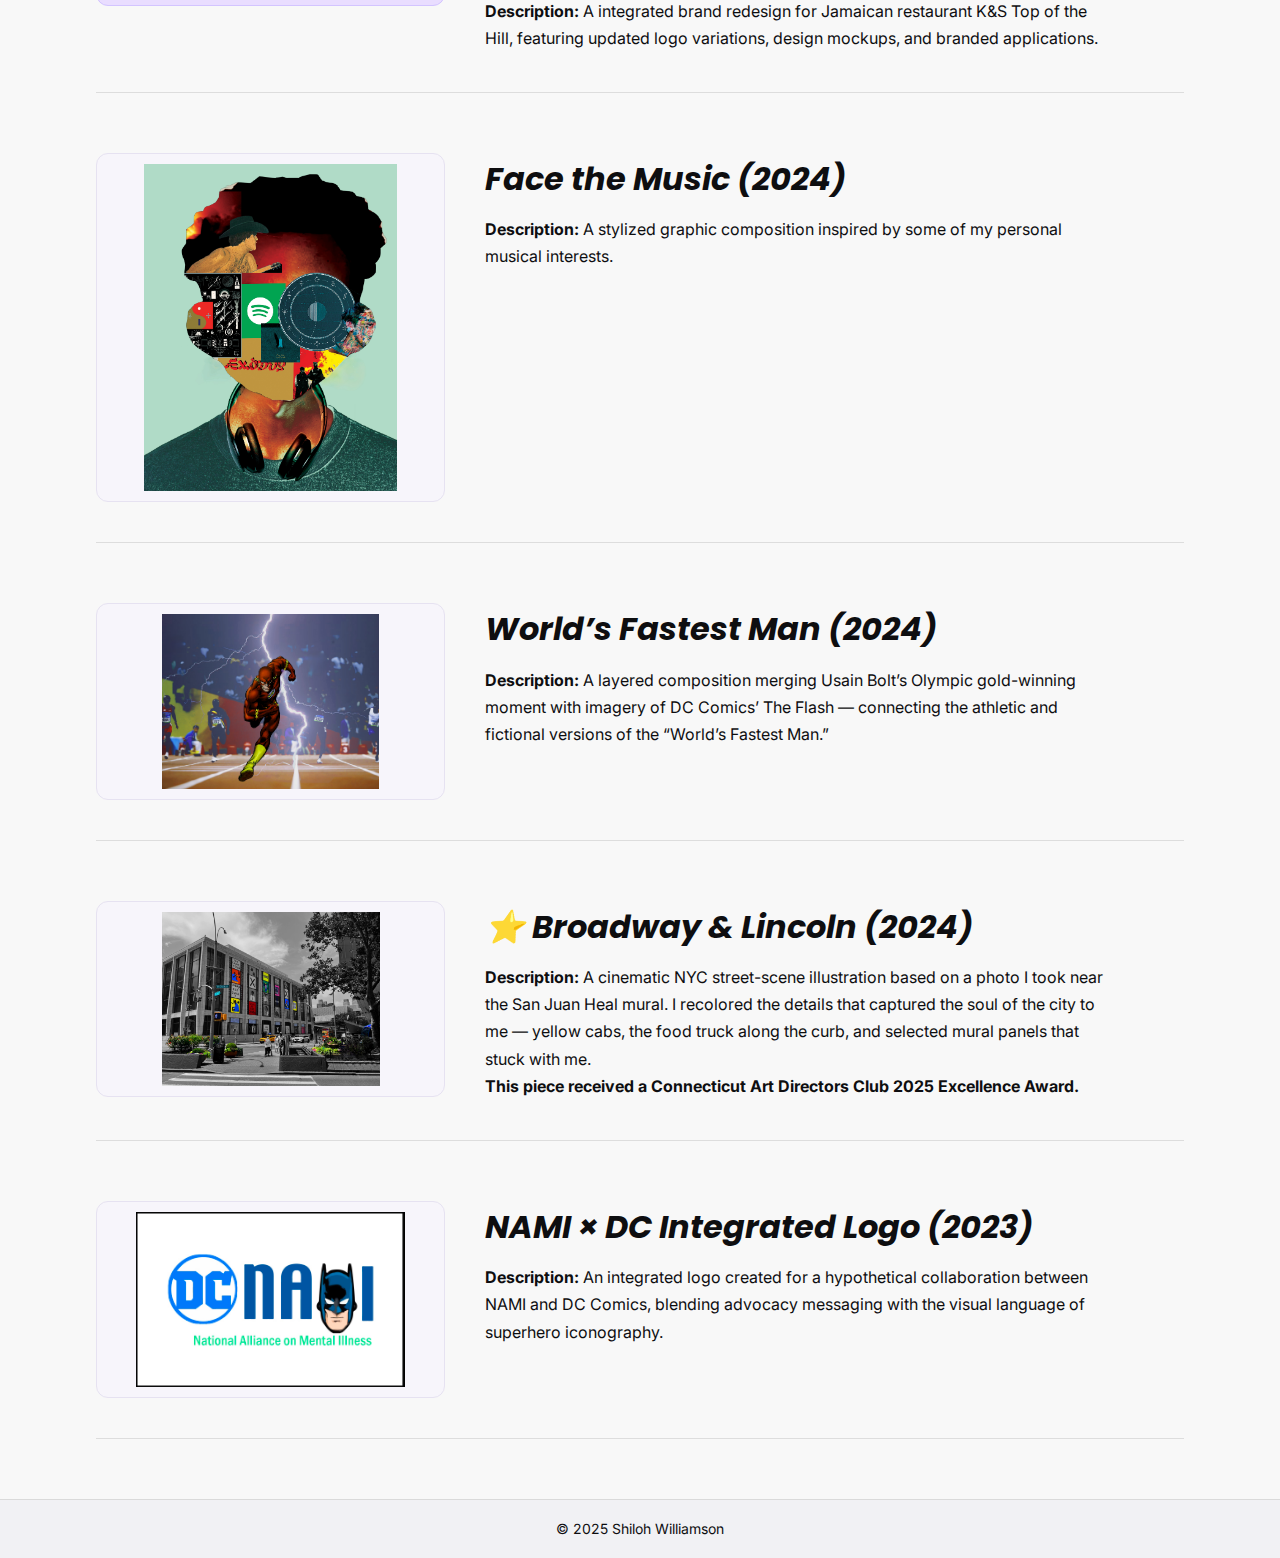
<file: graphicdesign.html>
<!-- 
  AI was used to assist with this project. Shiloh Williamson. Nov/Dec 2025.
  For this specific page: AI mainly helped me clean up spacing and tighten the layout 
  after I generated the base HTML/CSS structure using CSS Grid Generator.
-->

<!DOCTYPE html>
<html lang="en">
<head>
  <meta charset="UTF-8" />
  <meta name="viewport" content="width=device-width, initial-scale=1" />
  <title>Graphic Design | Shiloh Williamson</title>

  <!-- Loading fonts for titles + paragraph text -->
  <link href="https://fonts.googleapis.com/css2?family=Inter:wght@400;500&family=Poppins:wght@700;800&display=swap" rel="stylesheet">

  <!-- Linking the giant CSS file that styles everything -->
  <link rel="stylesheet" href="style.css" />
</head>

<body>

  <!-- NAV BAR -->
  <header class="site-header">
    <nav class="navbar">
      <ul class="nav-links">
        <li><a href="index.html">Home</a></li>
        <li><a href="screenwriting.html">Screenwriting</a></li>
        <li><a href="production.html">Production</a></li>
        <li><a href="graphicdesign.html" aria-current="page">Graphic Design</a></li>
        <li><a href="socialmedia.html">Social Media</a></li>
        <li><a href="webdesign.html">Web Design</a></li>
        <li><a href="mediaanalysis.html">Media Analysis</a></li>
        <li><a href="contact.html">Contact</a></li>
      </ul>
    </nav>
  </header>

  <!-- PAGE HEADER -->
  <section class="page-header">
    <h1 class="page-title">Graphic Design</h1>
  </section>

  <!-- MAIN SECTION — all design cards live here -->
  <section class="design-section">

    <!-- 1. WORD PORTRAIT — ADULT (2025) -->
    <div class="design-card">
      <div class="design-left">
        <div class="design-media-box ratio-square">
          <img src="images/wordportrait-adult.png" 
               alt="Word Portrait Adult" class="design-img">
        </div>
      </div>

      <div class="design-right">
        <h2 class="design-title"><em>Word Portrait — Adult (2025)</em></h2>
        <p class="design-description">
          <b>Description:</b> A digital word portrait built from an AI-generated reference image created ethically using a photo of myself at age 21. The piece blends typography and portraiture to explore identity through text.
        </p>
      </div>
    </div>

    <!-- 2. WORD PORTRAIT — CHILDHOOD (2025) -->
    <div class="design-card">
      <div class="design-left">
        <div class="design-media-box ratio-square">
          <img src="images/wordportrait-childhood.png" 
               alt="Word Portrait Childhood" class="design-img">
        </div>
      </div>

      <div class="design-right">
        <h2 class="design-title"><em>Word Portrait — Childhood (2025)</em></h2>
        <p class="design-description">
          <b>Description:</b> A companion portrait created using a childhood photo of myself as the source reference, reimagining early memories through form, texture, and overlapping text.
        </p>
      </div>
    </div>

    <!-- 3. DON'T PERCEIVE ME (2025) -->
    <div class="design-card">
      <div class="design-left">
        <div class="design-media-box ratio-wide">
          <img src="images/dontperceiveme.png" 
               alt="Don't Perceive Me" class="design-img">
        </div>
      </div>

      <div class="design-right">
        <h2 class="design-title"><em>Don't Perceive Me (2025)</em></h2>
        <p class="design-description">
          <b>Description:</b> A graphic piece exploring self-image and the vulnerabilities that come with revealing parts of ourselves to others.
        </p>
      </div>
    </div>

    <!-- 4. K&S TOP OF THE HILL REBRAND (2024) — PDF -->
    <div class="design-card">
      <div class="design-left">
        <div class="design-media-box pdf-box">
          <a href="docsPDFs/k&stopofthehill-rebrand.pdf" 
             target="_blank" class="design-pdf-button">
            View Rebrand PDF
          </a>
        </div>
      </div>

      <div class="design-right">
        <h2 class="design-title"><em>K&S Top of the Hill Rebrand (2024)</em></h2>
        <p class="design-description">
          <b>Description:</b> A integrated brand redesign for Jamaican restaurant K&S Top of the Hill, featuring updated logo variations, design mockups, and branded applications.
        </p>
      </div>
    </div>

    <!-- 5. FACE THE MUSIC (2024) -->
    <div class="design-card">
      <div class="design-left">
        <div class="design-media-box ratio-square">
          <img src="images/face-the-music.jpg" 
               alt="Face the Music" class="design-img">
        </div>
      </div>

      <div class="design-right">
        <h2 class="design-title"><em>Face the Music (2024)</em></h2>
        <p class="design-description">
          <b>Description:</b> A stylized graphic composition inspired by some of my personal musical interests.
        </p>
      </div>
    </div>

    <!-- 6. WORLD'S FASTEST MAN (2024) -->
    <div class="design-card">
      <div class="design-left">
        <div class="design-media-box ratio-wide">
          <img src="images/worlds-fastest-man.jpg" 
               alt="World's Fastest Man" class="design-img">
        </div>
      </div>

      <div class="design-right">
        <h2 class="design-title"><em>World’s Fastest Man (2024)</em></h2>
        <p class="design-description">
          <b>Description:</b> A layered composition merging Usain Bolt’s Olympic gold-winning moment with imagery of DC Comics’ The Flash — connecting the athletic and fictional versions of the “World’s Fastest Man.”
        </p>
      </div>
    </div>

    <!-- 7. BROADWAY & LINCOLN ★ (2024) -->
    <div class="design-card">
      <div class="design-left">
        <div class="design-media-box ratio-wide">
          <img src="images/broadway-and-lincoln.jpg" 
               alt="Broadway & Lincoln" class="design-img">
        </div>
      </div>

      <div class="design-right">
        <h2 class="design-title"><em>⭐ Broadway & Lincoln (2024)</em></h2>

        <p class="design-description">
          <b>Description:</b> A cinematic NYC street-scene illustration based on a photo I took near the San Juan Heal mural. I recolored the details that captured the soul of the city to me — yellow cabs, the food truck along the curb, and selected mural panels that stuck with me.
        </p>

        <p class="design-description">
          <b>This piece received a Connecticut Art Directors Club 2025 Excellence Award.</b>
        </p>
      </div>
    </div>

    <!-- 8. NAMI × DC LOGO (2023) -->
    <div class="design-card">
      <div class="design-left">
        <div class="design-media-box ratio-wide">
          <img src="images/namixdc-logo.jpg" 
               alt="NAMI × DC Logo" class="design-img">
        </div>
      </div>

      <div class="design-right">
        <h2 class="design-title"><em>NAMI × DC Integrated Logo (2023)</em></h2>
        <p class="design-description">
          <b>Description:</b> An integrated logo created for a hypothetical collaboration between NAMI and DC Comics, blending advocacy messaging with the visual language of superhero iconography.
        </p>
      </div>
    </div>

  </section>

  <!-- FOOTER -->
  <footer class="site-footer">
    <p>© 2025 Shiloh Williamson</p>
  </footer>

</body>
</html>
</file>
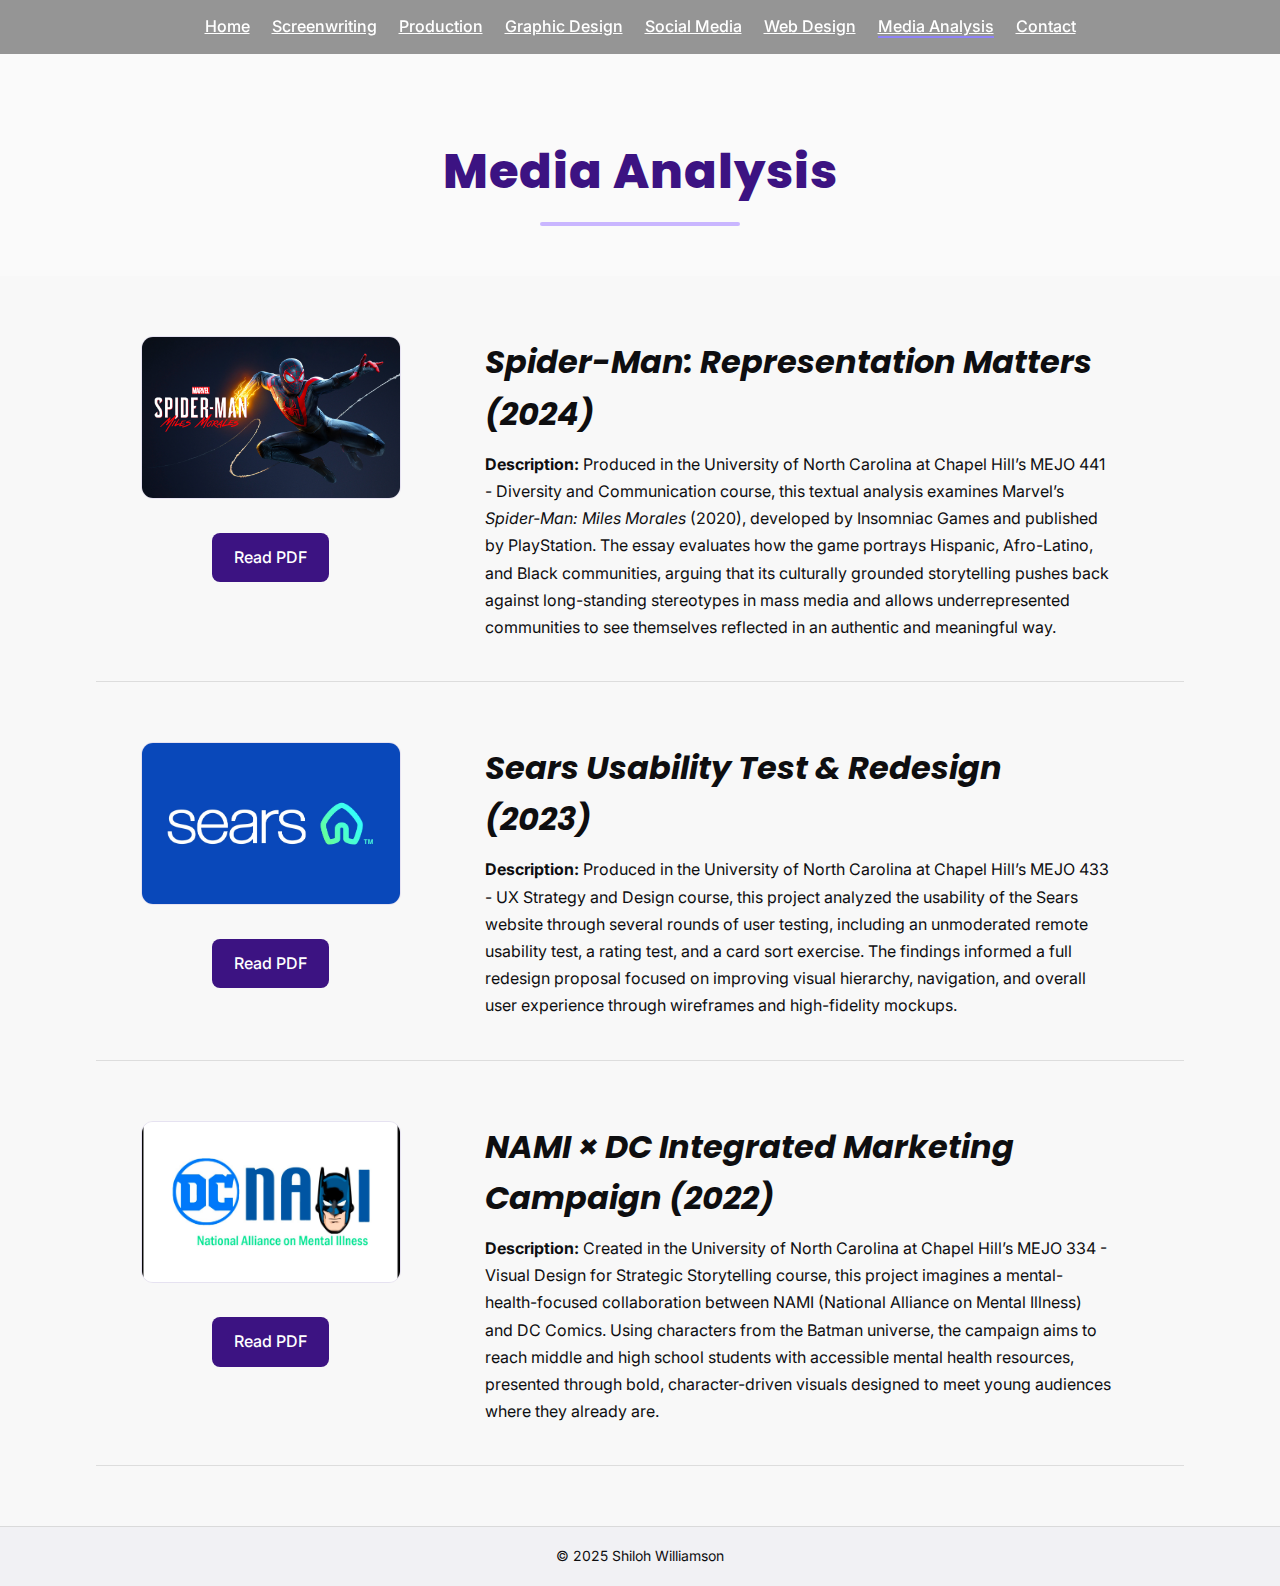
<file: mediaanalysis.html>
<!-- 
  AI was used to assist with this project. Shiloh Williamson. Nov/Dec 2025.

  For this specific page:
  - AI helped me refine spacing and layout of the analysis cards after I built the structure using CSS Grid Generator.
  - AI also helped fine-tune margins, alignment, and overall visual balance once the preview images and PDF buttons were added.
-->

<!DOCTYPE html>
<html lang="en">
<head>
  <meta charset="UTF-8" />
  <meta name="viewport" content="width=device-width, initial-scale=1" />
  <title>Media Analysis | Shiloh Williamson</title>

  <!-- Fonts -->
  <link href="https://fonts.googleapis.com/css2?family=Inter:wght@400;500&family=Poppins:wght@700;800&display=swap" rel="stylesheet">

  <!-- Connect to CSS Stylesheet -->
  <link rel="stylesheet" href="style.css" />
</head>

<body>

  <!-- NAVIGATION BAR -->
  <header class="site-header">
    <nav class="navbar">
      <ul class="nav-links">
        <li><a href="index.html">Home</a></li>
        <li><a href="screenwriting.html">Screenwriting</a></li>
        <li><a href="production.html">Production</a></li>
        <li><a href="graphicdesign.html">Graphic Design</a></li>
        <li><a href="socialmedia.html">Social Media</a></li>
        <li><a href="webdesign.html">Web Design</a></li>
        <li><a href="mediaanalysis.html" aria-current="page">Media Analysis</a></li>
        <li><a href="contact.html">Contact</a></li>
      </ul>
    </nav>
  </header>

  <!-- PAGE TITLE -->
  <section class="page-header">
    <h1 class="page-title">Media Analysis</h1>
  </section>

  <!-- MAIN CONTENT -->
  <section class="analysis-section">

    <!-- SPIDER-MAN (2024) -->
    <div class="analysis-card">

      <!-- LEFT: Preview + Button -->
      <div class="analysis-left">
        <div class="analysis-preview-box">
          <img src="images/spiderman-preview.jpeg" 
               alt="Spider-Man Preview" 
               class="analysis-preview">
        </div>

        <a href="docsPDFs/spiderman-representationmatters.pdf" 
           target="_blank" 
           class="analysis-button">
          Read PDF
        </a>
      </div>

      <!-- RIGHT -->
      <div class="analysis-right">
        <h2 class="analysis-title"><em>Spider-Man: Representation Matters (2024)</em></h2>
        <p class="analysis-description">
          <b>Description: </b> Produced in the University of North Carolina at Chapel Hill’s MEJO 441 - Diversity and Communication
          course, this textual analysis examines Marvel’s <em>Spider-Man: Miles Morales</em> (2020), developed by Insomniac Games
          and published by PlayStation. The essay evaluates how the game portrays Hispanic, Afro-Latino, and Black communities,
          arguing that its culturally grounded storytelling pushes back against long-standing stereotypes in mass media and
          allows underrepresented communities to see themselves reflected in an authentic and meaningful way.
        </p>
      </div>
    </div>

    <!-- SEARS (2023) -->
    <div class="analysis-card">

      <!-- LEFT -->
      <div class="analysis-left">
        <div class="analysis-preview-box">
          <img src="images/sears-preview.jpeg" 
               alt="Sears Preview" 
               class="analysis-preview">
        </div>

        <a href="docsPDFs/sears-usability-test.pdf" 
           target="_blank"
           class="analysis-button">
          Read PDF
        </a>
      </div>

      <!-- RIGHT -->
      <div class="analysis-right">
        <h2 class="analysis-title"><em>Sears Usability Test & Redesign (2023)</em></h2>
        <p class="analysis-description">
          <b>Description: </b> Produced in the University of North Carolina at Chapel Hill’s MEJO 433 - UX Strategy and Design course, this
          project analyzed the usability of the Sears website through several rounds of user testing, including an unmoderated
          remote usability test, a rating test, and a card sort exercise. The findings informed a full redesign proposal focused on
          improving visual hierarchy, navigation, and overall user experience through wireframes and high-fidelity mockups.
        </p>
      </div>
    </div>

    <!-- NAMI × DC (2022) -->
    <div class="analysis-card">

      <!-- LEFT -->
      <div class="analysis-left">
        <div class="analysis-preview-box">
          <img src="images/namixdc-logo.jpg" 
               alt="NAMI × DC Preview" 
               class="analysis-preview">
        </div>

        <a href="docsPDFs/namixdc.pdf" 
           target="_blank"
           class="analysis-button">
          Read PDF
        </a>
      </div>

      <!-- RIGHT -->
      <div class="analysis-right">
        <h2 class="analysis-title"><em>NAMI × DC Integrated Marketing Campaign (2022)</em></h2>
        <p class="analysis-description">
          <b>Description: </b> Created in the University of North Carolina at Chapel Hill’s MEJO 334 - Visual Design for Strategic
          Storytelling course, this project imagines a mental-health-focused collaboration between NAMI (National Alliance on
          Mental Illness) and DC Comics. Using characters from the Batman universe, the campaign aims to reach middle and
          high school students with accessible mental health resources, presented through bold, character-driven visuals designed
          to meet young audiences where they already are.
        </p>
      </div>

    </div>

  </section>

  <footer class="site-footer">
    <p>© 2025 Shiloh Williamson</p>
  </footer>

</body>
</html>
</file>
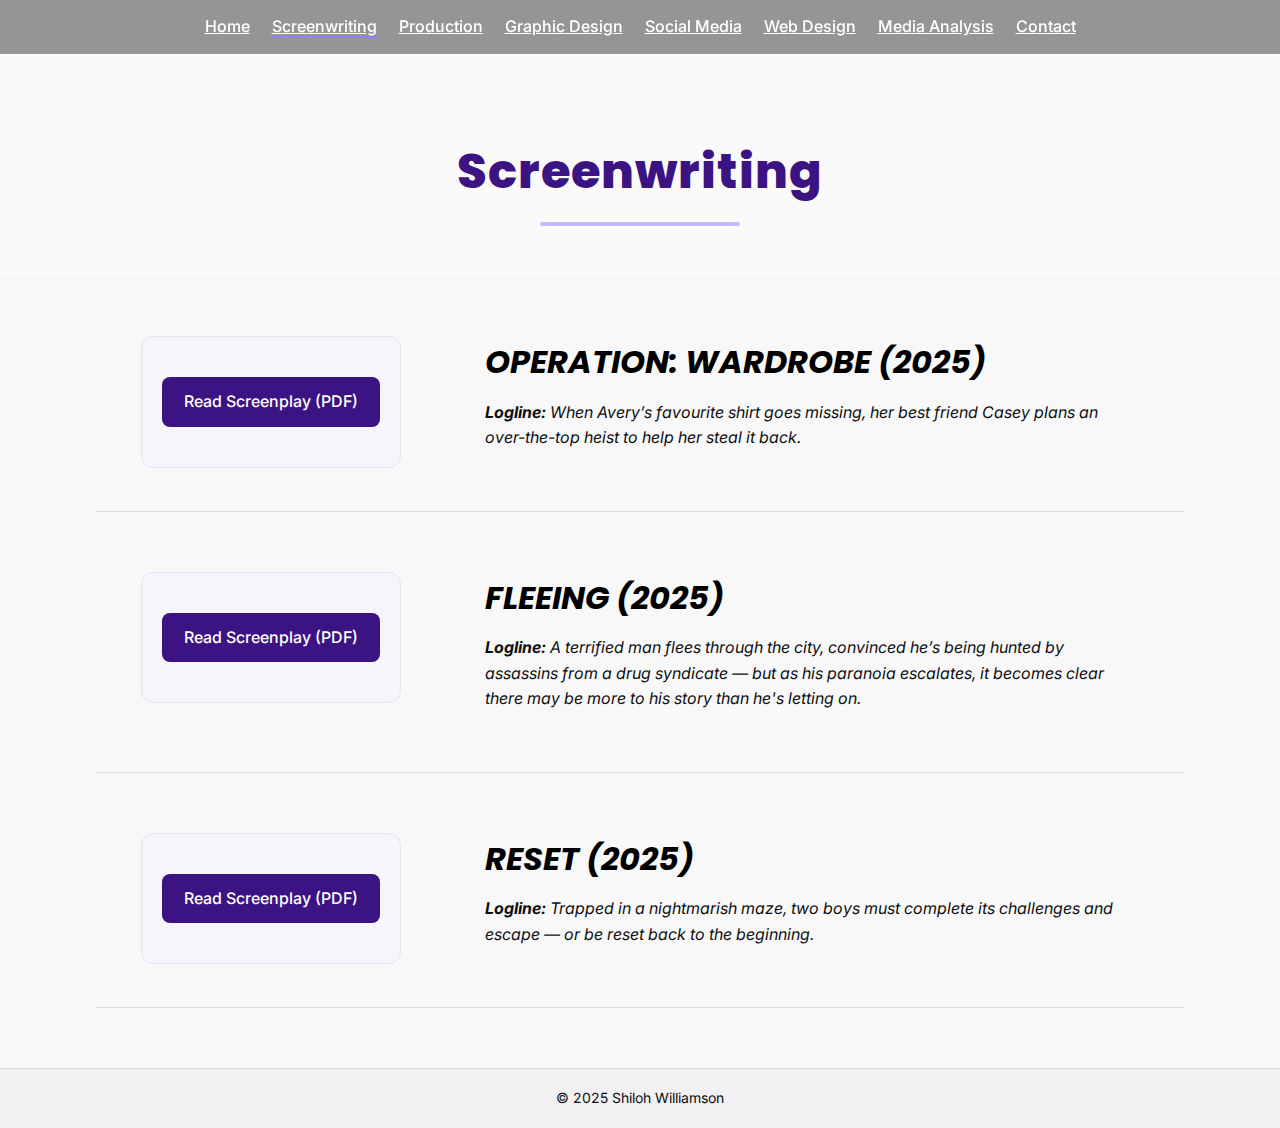
<file: screenwriting.html>
<!-- 
  AI was used to assist with this project. Shiloh Williamson. Nov/Dec 2025.

  For this specific page:
  - Microsoft Copilot helped me clean up the spacing and layout inside the two–column grid (the screenplay cards),
    just smoothing out proportions and alignment after I built it using CSS Grid Generator.
  - The “Read Screenplay (PDF)” buttons are normal <a> links styled to look like buttons,
    following the W3Schools tutorial: https://www.w3schools.com/css/css_link_buttons.asp
-->

<!DOCTYPE html>
<html lang="en">
<head>
  <meta charset="UTF-8" />
  <meta name="viewport" content="width=device-width, initial-scale=1" />
  <title>Screenwriting | Shiloh Williamson</title>

  <!-- Loading both fonts (Poppins + Inter) in one Google Fonts link -->
  <link href="https://fonts.googleapis.com/css2?family=Inter:wght@400;500&family=Poppins:wght@700;800&display=swap" rel="stylesheet">

  <!-- Connecting this HTML page to my main CSS file -->
  <link rel="stylesheet" href="style.css" />
</head>

<body>

  <!-- NAVIGATION BAR -->
  <header class="site-header">
    <nav class="navbar">
      <ul class="nav-links">
        <li><a href="index.html">Home</a></li>
        <li><a href="screenwriting.html" aria-current="page">Screenwriting</a></li>
        <li><a href="production.html">Production</a></li>
        <li><a href="graphicdesign.html">Graphic Design</a></li>
        <li><a href="socialmedia.html">Social Media</a></li>
        <li><a href="webdesign.html">Web Design</a></li>
        <li><a href="mediaanalysis.html">Media Analysis</a></li>
        <li><a href="contact.html">Contact</a></li>
      </ul>
    </nav>
  </header>

  <!-- PAGE TITLE -->
  <section class="page-header">
    <h1 class="page-title">Screenwriting</h1>
  </section>

  <!-- MAIN CONTENT -->
  <section class="screenwriting-section">

    <!-- SCRIPT 1: OPERATION: WARDROBE (NEW FIRST ENTRY) -->
    <div class="script-card">

      <!-- LEFT SIDE BUTTON -->
      <div class="script-left">
        <div class="script-file-box">
          <a href="docsPDFs/operationwardrobe-screenplay.pdf" target="_blank" class="script-button">
            Read Screenplay (PDF)
          </a>
        </div>
      </div>

      <!-- RIGHT SIDE TEXT -->
      <div class="script-right">
        <h2 class="script-title"><em>OPERATION: WARDROBE (2025)</em></h2>

        <!-- LOGLINE -->
        <p class="logline" style="margin-bottom: 20px;">
          <b>Logline: </b> When Avery’s favourite shirt goes missing, her best friend Casey plans an over-the-top heist to help her steal it back.
        </p>
      </div>
    </div>

    <!-- SCRIPT 2: FLEEING -->
    <div class="script-card">

      <!-- LEFT SIDE BUTTON -->
      <div class="script-left">
        <div class="script-file-box">
          <a href="docsPDFs/fleeing-screenplay.pdf" target="_blank" class="script-button">
            Read Screenplay (PDF)
          </a>
        </div>
      </div>

      <!-- RIGHT SIDE TEXT -->
      <div class="script-right">
        <h2 class="script-title"><em>FLEEING (2025)</em></h2>

        <!-- LOGLINE -->
        <p class="logline" style="margin-bottom: 20px;">
          <b>Logline: </b> A terrified man flees through the city, convinced he’s being hunted by assassins from a drug syndicate — 
          but as his paranoia escalates, it becomes clear there may be more to his story than he's letting on.
        </p>
      </div>
    </div>

    <!-- SCRIPT 3: RESET -->
    <div class="script-card">

      <!-- LEFT SIDE BUTTON -->
      <div class="script-left">
        <div class="script-file-box">
          <a href="docsPDFs/reset-screenplay.pdf" target="_blank" class="script-button">
            Read Screenplay (PDF)
          </a>
        </div>
      </div>

      <!-- RIGHT SIDE TEXT -->
      <div class="script-right">
        <h2 class="script-title"><em>RESET (2025)</em></h2>

        <!-- LOGLINE -->
        <p class="logline" style="margin-bottom: 20px;">
          <b>Logline: </b> Trapped in a nightmarish maze, two boys must complete its challenges and escape — or be reset back to the beginning.
        </p>
      </div>
    </div>

  </section>

  <!-- FOOTER -->
  <footer class="site-footer">
    <p>© 2025 Shiloh Williamson</p>
  </footer>

</body>
</html>
</file>
<file: style.css>
/* ============================================================
   GLOBAL BASE STYLES (COLORS, FONTS, RESET)
   ============================================================ */
/* AI-assisted: base design system (colors + typography) structured
   with help from Microsoft Copilot in VS Code to keep styling consistent. */

:root {
  --base: #f8f8f8;
  --ink: #0e0e10;
  --purple1: #4b2ca3;
  --purple2: #6a3ac6;
  --purple3: #8e82f9;
  --purple4: #321c8b;
  --title-font: "Poppins", sans-serif;
  --body-font: "Inter", sans-serif;
}

* { margin: 0; padding: 0; box-sizing: border-box; }

body {
  font-family: var(--body-font);
  color: var(--ink);
  background: var(--base);
  line-height: 1.6;
}

/* ============================================================
   GLOBAL NAVIGATION BAR (SHARED ACROSS ALL PAGES)
   ============================================================ */
/* Standard sticky nav built by hand; blur + transparency choices
   were refined with AI suggestions in Copilot. */

.site-header {
  position: sticky;
  top: 0;
  z-index: 1000;
  backdrop-filter: blur(8px);
  background: rgba(0, 0, 0, 0.4);
}

.navbar {
  display: flex;
  justify-content: center;
  align-items: center;
  padding: 14px 20px;
}

.nav-links {
  display: flex;
  gap: 22px;
  list-style: none;
}

.nav-links a {
  color: white;
  font-weight: 500;
  border-bottom: 2px solid transparent;
  transition: border-color 0.25s ease;
}

.nav-links a:hover,
.nav-links a[aria-current="page"] {
  border-color: var(--purple3);
}

/* ============================================================
   HOME / INDEX PAGE — HERO + ABOUT
   ============================================================ */

/* HERO SECTION */
/* AI-assisted animated gradient background:
   the keyframes + background-size trick were generated with help
   from Microsoft Copilot, then adjusted to fit the palette. */

.hero {
  position: relative;
  height: 100vh;
  display: grid;
  place-items: center;
  text-align: center;
  color: white;
  overflow: hidden;
  background: linear-gradient(270deg, var(--purple1), var(--purple2), var(--purple3), var(--purple4));
  background-size: 600% 600%;
  animation: gradientShift 20s ease infinite;
}

/* Reusable keyframes also used on the Contact page. */
@keyframes gradientShift {
  0% { background-position: 0% 50%; }
  50% { background-position: 100% 50%; }
  100% { background-position: 0% 50%; }
}

.hero-title {
  font-family: var(--title-font);
  font-weight: 800;
  font-size: clamp(40px, 7vw, 85px); /* sized so it's not wider than the nav */
  letter-spacing: 2px;
}

.hero-subtitle {
  font-family: var(--title-font);
  font-weight: 700;
  font-size: clamp(38px, 6.5vw, 82px);  /* visually matches hero title */
  color: #d6d3ff;
  margin-top: -10px;                     /* pulls subtitle closer to title */
  letter-spacing: 1.5px;
}

/* Scroll cue button: JS (in script.js) handles the smooth scroll.
   The shape + hover style was refined with Copilot. */
.scroll-cue {
  margin-top: 40px;
  display: inline-flex;
  align-items: center;
  gap: 10px;
  color: #d9d6ff;
  border: 1px solid rgba(217, 214, 255, 0.3);
  border-radius: 999px;
  padding: 10px 18px;
  background: transparent;
  cursor: pointer;
  transition: border-color 0.25s ease, transform 0.25s ease;
}

.scroll-cue:hover {
  border-color: #d9d6ff;
  transform: translateY(2px);
}

/* ABOUT SECTION UNDER HERO */

.about {
  background: var(--base);
  padding: 100px 16px;
}

.about-wrap {
  max-width: 1100px;
  margin: 0 auto;
  display: grid;
  grid-template-columns: 320px 1fr;
  gap: 48px;
  align-items: center;
}

.about-headshot {
  border-radius: 50%;
  box-shadow: 0 10px 32px rgba(0, 0, 0, 0.25);
}

.about-text h2 {
  font-family: var(--title-font);
  color: var(--purple2);
  margin-bottom: 16px;
  font-size: 2rem;        /* makes section heading clearly larger */
  font-weight: 700;
}

.about-text p {
  text-align: left;
  font-size: 18px;
  color: var(--ink);
  margin-bottom: 18px; /* space between paragraphs */
  line-height: 1.7;
}

/* ============================================================
   GLOBAL FOOTER (SHARED)
   ============================================================ */

.site-footer {
  text-align: center;
  padding: 18px;
  border-top: 1px solid #dadada;
  background: #f1f1f4;
  font-size: 14px;
}

/* ============================================================
   RESPONSIVE ADJUSTMENTS — HOME + NAV
   ============================================================ */

@media (max-width: 880px) {
  .nav-links {
    flex-wrap: wrap;
    justify-content: center;
  }

  .about-wrap {
    grid-template-columns: 1fr;
    text-align: center;
  }

  .about-text p {
    text-align: center;
  }
}

/* ============================================================
   SCREENWRITING PAGE STYLES
   ============================================================ */

.page-header {
  background: #fafafa;
  padding: 80px 0 40px;
  text-align: center;
}

/* Shared page title styling used across inner pages. */
.page-title {
  font-family: "Poppins", sans-serif;
  font-weight: 800;
  font-size: 3rem;
  color: #3c1382; /* purple */
  letter-spacing: 1px;
  margin-bottom: 10px;
  position: relative;
}

/* Lilac underline under all page titles */
.page-title::after {
  content: "";
  display: block;
  width: 200px;             /* length of the line */
  height: 4px;              /* thickness */
  background: #c9b6ff;      /* lilac */
  margin: 12px auto 0;      /* spacing + centered line */
  border-radius: 2px;
}

.screenwriting-section {
  width: 85%;
  max-width: 1200px;
  margin: 60px auto;
  display: flex;
  flex-direction: column;
  gap: 60px;
}

/* SCREENPLAY CARD LAYOUT
   Grid layout for "file on left, text on right" used on this page. */

.script-card {
  display: grid;
  grid-template-columns: 1fr 2fr;
  gap: 40px;
  align-items: flex-start;
  padding-bottom: 40px;
  border-bottom: 1px solid #ddd;
}

/* LEFT SIDE — PDF BUTTON CONTAINER */
.script-left {
  display: flex;
  justify-content: center;
  align-items: center;
}

/* Card behind the "Read Screenplay" button. */
.script-file-box {
  background: #f7f5fb;
  border: 1px solid #e6e2f1;
  padding: 40px 20px;
  border-radius: 12px;
  text-align: center;
}

/* READ BUTTON */
.script-button {
  display: inline-block;
  padding: 12px 22px;
  background: #3c1382;
  color: white;
  text-decoration: none;
  font-family: "Inter", sans-serif;
  font-weight: 500;
  border-radius: 8px;
  transition: 0.2s ease-in-out;
}

.script-button:hover {
  background: #5420aa;
}

/* RIGHT SIDE — TITLE + LOGLINE + DESCRIPTION */
.script-title {
  font-family: "Poppins", sans-serif;
  font-size: 2rem;
  font-weight: 700;
  font-style: italic;
  color: #000;
  margin-bottom: 10px;
}

.logline {
  font-family: "Inter", sans-serif;
  font-style: italic;
  margin-bottom: 15px;
}

.script-description {
  font-family: "Inter", sans-serif;
  line-height: 1.7;
  max-width: 90%;
}

/* RESPONSIVE — SCREENWRITING */
@media (max-width: 800px) {
  .script-card {
    grid-template-columns: 1fr;
  }

  .script-description {
    max-width: 100%;
  }
}

/* ============================================================
   PRODUCTION PAGE STYLES
   ============================================================ */

.production-section {
  width: 85%;
  max-width: 1200px;
  margin: 60px auto;
  display: flex;
  flex-direction: column;
  gap: 60px;
}

/* CARD LAYOUT — same grid pattern as Screenwriting. */
.prod-card {
  display: grid;
  grid-template-columns: 1fr 2fr;
  gap: 40px;
  align-items: flex-start;
  padding-bottom: 40px;
  border-bottom: 1px solid #ddd;
}

/* LEFT SIDE: MEDIA */
/* AI-assisted: aspect-ratio + object-fit were suggested by Copilot
   as a way to keep video frames 16:9 without distortion. */

.prod-video,
.prod-audio {
  width: 100%;
  border-radius: 10px;
  background: #f7f5fb;
  border: 1px solid #e6e2f1;
}

.prod-video {
  width: 100%;
  height: auto;
  aspect-ratio: 16 / 9;     /* maintains 1920x1080 feeling */
  border-radius: 10px;
  background: #000;
}

.prod-left {
  display: flex;
  justify-content: center;
  align-items: center;
}

/* RIGHT SIDE: TEXT */
.prod-title {
  font-family: "Poppins", sans-serif;
  font-size: 2rem;
  font-weight: 700;
  font-style: italic;
  margin-bottom: 10px;
}

.prod-description {
  font-family: "Inter", sans-serif;
  line-height: 1.7;
  max-width: 90%;
}

.logline {
  max-width: 90%;
}

.prod-title,
.logline {
  max-width: 90%;
}


/* RESPONSIVE — PRODUCTION */
@media (max-width: 800px) {
  .prod-card {
    grid-template-columns: 1fr;
  }

  .prod-video,
  .prod-audio {
    max-height: unset;
  }
}

/* Keep titles, loglines, and descriptions aligned on the right side */
.prod-title,
.logline,
.prod-description {
  max-width: 90%;
}


/* ============================================================
   GRAPHIC DESIGN PAGE STYLES
   ============================================================ */

.design-section {
  width: 85%;
  max-width: 1200px;
  margin: 60px auto;
  display: flex;
  flex-direction: column;
  gap: 60px;
}

/* Grid card: preview on left, text on right. */
.design-card {
  display: grid;
  grid-template-columns: 1fr 2fr;
  gap: 40px;
  align-items: flex-start;
  padding-bottom: 40px;
  border-bottom: 1px solid #ddd;
}

/* LEFT — MEDIA BOX (IMAGES + PDF) */
/* AI-assisted container pattern: keeps different shapes consistent
   using aspect-ratio and object-fit without manually resizing files. */

.design-media-box {
  width: 100%;
  max-width: 420px;
  border-radius: 12px;
  border: 1px solid #e6e2f1;
  background: #f7f5fb;
  display: flex;
  justify-content: center;
  align-items: center;
  overflow: hidden;
  padding: 10px;
}

/* Aspect ratios for consistent layout regardless of artwork size. */
.ratio-square {
  aspect-ratio: 1 / 1;
}

.ratio-wide {
  aspect-ratio: 16 / 9;
}

/* Images always fully visible */
.design-img {
  width: 100%;
  height: 100%;
  object-fit: contain;
}

/* PDF box highlight */
.pdf-box {
  background: #e9ddff;
  border-color: #d3c4ff;
}

/* PDF BUTTON */
.design-pdf-button {
  display: inline-block;
  padding: 12px 24px;
  background-color: #3c1382;
  color: white;
  text-decoration: none;
  border-radius: 8px;
  font-family: "Inter", sans-serif;
  font-weight: 500;
  transition: background 0.2s ease;
}

.design-pdf-button:hover {
  background-color: #5420aa;
}

/* RIGHT — TEXT */
.design-title {
  font-family: "Poppins", sans-serif;
  font-style: italic;
  font-size: 2rem;
  font-weight: 700;
  margin-bottom: 10px;
}

.design-description {
  font-family: "Inter", sans-serif;
  line-height: 1.7;
  max-width: 90%;
}

/* RESPONSIVE — GRAPHIC DESIGN */
@media (max-width: 800px) {
  .design-card {
    grid-template-columns: 1fr;
  }

  .design-media-box {
    max-width: 100%;
  }
}

/* ============================================================
   SOCIAL MEDIA PAGE STYLES
   ============================================================ */

.social-section {
  width: 85%;
  max-width: 1200px;
  margin: 60px auto;
  display: flex;
  flex-direction: column;
  gap: 60px;
}

/* Card layout identical to design-card */
.social-card {
  display: grid;
  grid-template-columns: 1fr 2fr;
  gap: 40px;
  align-items: flex-start;
  padding-bottom: 40px;
  border-bottom: 1px solid #ddd;
}

/* Media box (videos + images) */

.social-media-box {
  width: 100%;
  max-width: 420px;
  border-radius: 12px;
  border: 1px solid #e6e2f1;
  background: #f7f5fb;
  display: flex;
  justify-content: center;
  align-items: center;
  overflow: hidden;
  padding: 10px;
}

/* Aspect Ratio Helpers for Instagram-style content. */
.social-square {
  aspect-ratio: 1 / 1;
}

.social-wide {
  aspect-ratio: 16 / 9;
}

.social-vertical {
  aspect-ratio: 9 / 16;
}

/* Videos and Images inside */
.social-media {
  width: 100%;
  height: 100%;
  object-fit: contain;
}

/* Right side text */
.social-title {
  font-family: "Poppins", sans-serif;
  font-style: italic;
  font-weight: 700;
  font-size: 2rem;
  margin-bottom: 10px;
}

.social-description {
  font-family: "Inter", sans-serif;
  line-height: 1.7;
  max-width: 90%;
}

/* RESPONSIVE — SOCIAL MEDIA */
@media (max-width: 800px) {
  .social-card {
    grid-template-columns: 1fr;
  }

  .social-media-box {
    max-width: 100%;
  }
}

/* ============================================================
   WEB DESIGN PAGE STYLES — FULL-WIDTH CARDS
   ============================================================ */

/* Layout: preview image at top, then title, description, and button. */

.web-section {
  width: 85%;
  max-width: 1100px;
  margin: 60px auto;
  display: flex;
  flex-direction: column;
  gap: 80px;
}

/* Full-width preview images */
/* AI-assisted: object-position: top ensures important content isn't
   cropped off the top of the screenshot. Copilot suggested cover+top. */

.web-preview {
  width: 100%;
  border-radius: 14px;
  border: 1px solid #e6e2f1;
  background: #f7f5fb;
  object-fit: cover;
  max-height: 400px;
  object-position: top;
}

/* Titles */
.web-title {
  font-family: "Poppins", sans-serif;
  font-style: italic;
  font-size: 2rem;
  margin-top: 18px;
  margin-bottom: 12px;
}

/* Descriptions */
.web-description {
  font-family: "Inter", sans-serif;
  line-height: 1.7;
  max-width: 90%;
  margin-bottom: 24px;
}

/* Button */
.web-button {
  display: inline-block;
  padding: 14px 28px;
  background-color: #3c1382;
  color: white;
  text-decoration: none;
  border-radius: 10px;
  font-family: "Inter", sans-serif;
  font-size: 1rem;
  font-weight: 500;
  transition: background 0.2s ease;
}

.web-button:hover {
  background-color: #5420aa;
}

/* RESPONSIVE — WEB DESIGN */
@media (max-width: 850px) {
  .web-description {
    max-width: 100%;
  }
}

/* ============================================================
   MEDIA ANALYSIS PAGE STYLES
   ============================================================ */

.analysis-section {
  width: 85%;
  max-width: 1200px;
  margin: 60px auto;
  display: flex;
  flex-direction: column;
  gap: 60px;
}

/* CARD LAYOUT: preview + button on left, text on right. */
.analysis-card {
  display: grid;
  grid-template-columns: 1fr 2fr;
  gap: 40px;
  align-items: flex-start;
  padding-bottom: 40px;
  border-bottom: 1px solid #ddd;
}

/* LEFT SIDE — CONTAINER FOR PREVIEW + BUTTON */

.analysis-left {
  display: flex;
  justify-content: center;
  align-items: center;
}

/* AI-assisted pattern reused from Graphic Design:
   this keeps PDF preview thumbnails consistent. */

.analysis-file-box {
  background: #f7f5fb;
  border: 1px solid #e6e2f1;
  padding: 40px 20px;
  border-radius: 12px;
  text-align: center;
}

/* Preview box for the screenshot image above the button. */
.analysis-preview-box {
  width: 100%;
  max-width: 260px;
  aspect-ratio: 16 / 10;
  border-radius: 12px;
  border: 1px solid #e6e2f1;
  background: #f7f5fb;
  overflow: hidden;
  display: flex;
  justify-content: center;
  align-items: center;
}

.analysis-preview {
  width: 100%;
  height: 100%;
  object-fit: cover;
}

/* PDF BUTTON */
.analysis-button {
  display: inline-block;
  padding: 12px 22px;
  background: #3c1382;
  color: white;
  text-decoration: none;
  font-family: "Inter", sans-serif;
  font-weight: 500;
  border-radius: 8px;
  transition: 0.2s ease-in-out;
  margin-top: 18px;   /* extra spacing between text and button */
}

.analysis-button:hover {
  background: #5420aa;
}

/* RIGHT SIDE TEXT */
.analysis-title {
  font-family: "Poppins", sans-serif;
  font-size: 2rem;
  font-weight: 700;
  font-style: italic;
  margin-bottom: 10px;
}

.analysis-description {
  font-family: "Inter", sans-serif;
  line-height: 1.7;
  max-width: 90%;
}

/* RESPONSIVE — MEDIA ANALYSIS */
@media (max-width: 800px) {
  .analysis-card {
    grid-template-columns: 1fr;
  }

  .analysis-description {
    max-width: 100%;
  }
}

/* ============================================================
   CONTACT PAGE STYLES
   ============================================================ */

/* CONTACT PAGE — uses the SAME animated gradient as the home hero.
   AI-assisted: this background + flex layout were created with help
   from Microsoft Copilot to keep the page full-height and cinematic. */

.contact-body {
  background: linear-gradient(270deg, var(--purple1), var(--purple2), var(--purple3), var(--purple4));
  background-size: 600% 600%;
  animation: gradientShift 20s ease infinite;
  min-height: 100vh;
  color: white;

  /* Makes the whole page a column so the footer sits at the bottom. */
  display: flex;
  flex-direction: column;
}

/* Main content grid: headshot on left, info on right. */
.contact-section {
  width: 85%;
  max-width: 1300px;
  margin: 120px auto;
  display: grid;
  grid-template-columns: 0.8fr 1.5fr;
  gap: 60px;
  align-items: center;

  /* Let this grow so the footer stays pinned to the window bottom. */
  flex: 1;
}

/* LEFT SIDE — CIRCULAR HEADSHOT */
.contact-headshot {
  width: 330px;
  height: 330px;
  object-fit: cover;
  border-radius: 50%;
  border: 5px solid #d8c9ff;
  box-shadow: 0 0 25px rgba(255, 255, 255, 0.25);
}

/* RIGHT SIDE — TEXT + TAGLINE */
.contact-title {
  font-family: "Poppins", sans-serif;
  font-size: 3rem;
  margin-bottom: 10px;
}

/* Tagline spans full width and has an underline to separate it
   from the contact info cards. */
.contact-tagline {
  font-family: "Inter", sans-serif;
  font-size: 1.1rem;
  margin-bottom: 18px;
  line-height: 1.6;
  width: 100%;
  max-width: none;
  display: block;
  padding-bottom: 10px;
  border-bottom: 2px solid #d8c4ff;   /* lilac underline */
}

/* CONTACT BOX — individual info tiles. */
.contact-box {
  display: flex;
  flex-direction: column;
  gap: 16px;
}

/* AI-assisted small card style for hover and blur. */
.contact-item {
  background: rgba(255, 255, 255, 0.14);
  padding: 16px 22px;
  border-radius: 10px;
  font-family: "Inter", sans-serif;
  transition: 0.25s ease;
  backdrop-filter: blur(4px);
  color: white;
}

.contact-item:hover {
  background: rgba(255, 255, 255, 0.22);
  transform: translateY(-3px);
}

.contact-link {
  text-decoration: none;
  color: white;
}

/* RESPONSIVE — CONTACT */
@media (max-width: 850px) {
  .contact-section {
    grid-template-columns: 1fr;
    text-align: center;
  }

  .contact-headshot {
    margin: 0 auto;
  }

  .contact-box {
    align-items: center;
  }
}

/* ADDS ONS: ALl the additional code I had to add to retroactively fix stuff I didn't like */


/* ===== UNIVERSAL SPACING + ALIGNMENT FOR ALL RIGHT-SIDE TEXT ===== */
/* This makes all titles + descriptions line up cleanly
   and prevents the text from stretching too wide across the card */

.script-title,
.script-description,
.logline,
.prod-title,
.prod-description,
.design-title,
.design-description,
.social-title,
.social-description,
.web-title,
.web-description,
.analysis-title,
.analysis-description {
  max-width: 90%;   /* keeps text from hitting the edge */
  margin-left: 0;   /* keeps all text flush-left */
}

/* Add comfortable spacing between title → description everywhere */
.script-title,
.prod-title,
.design-title,
.social-title,
.web-title,
.analysis-title {
  margin-bottom: 12px;    /* adjust if you want more space */
}

.analysis-left {
  display: flex;
  flex-direction: column;
  gap: 16px;
  align-items: center;   /* centers both the image + button */
  text-align: center;    /* optional but keeps things tidy */
}
</file>
